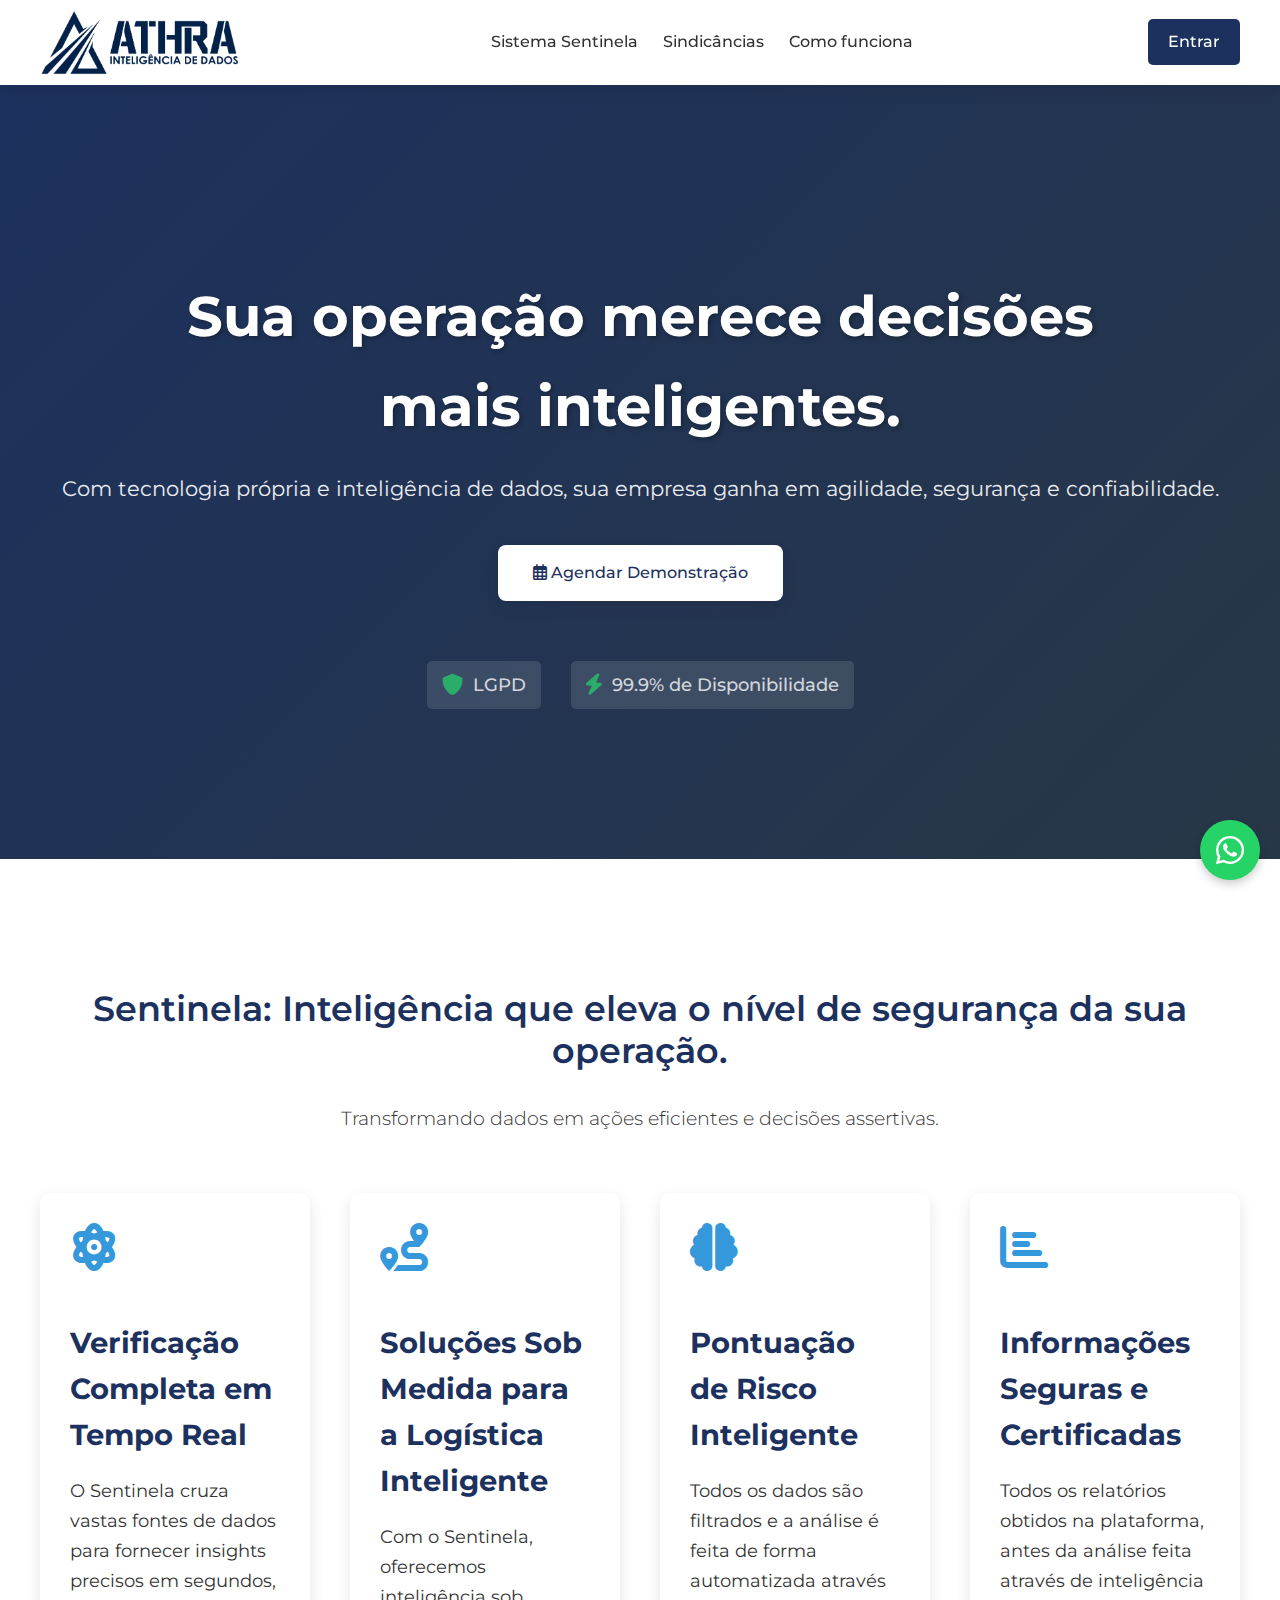
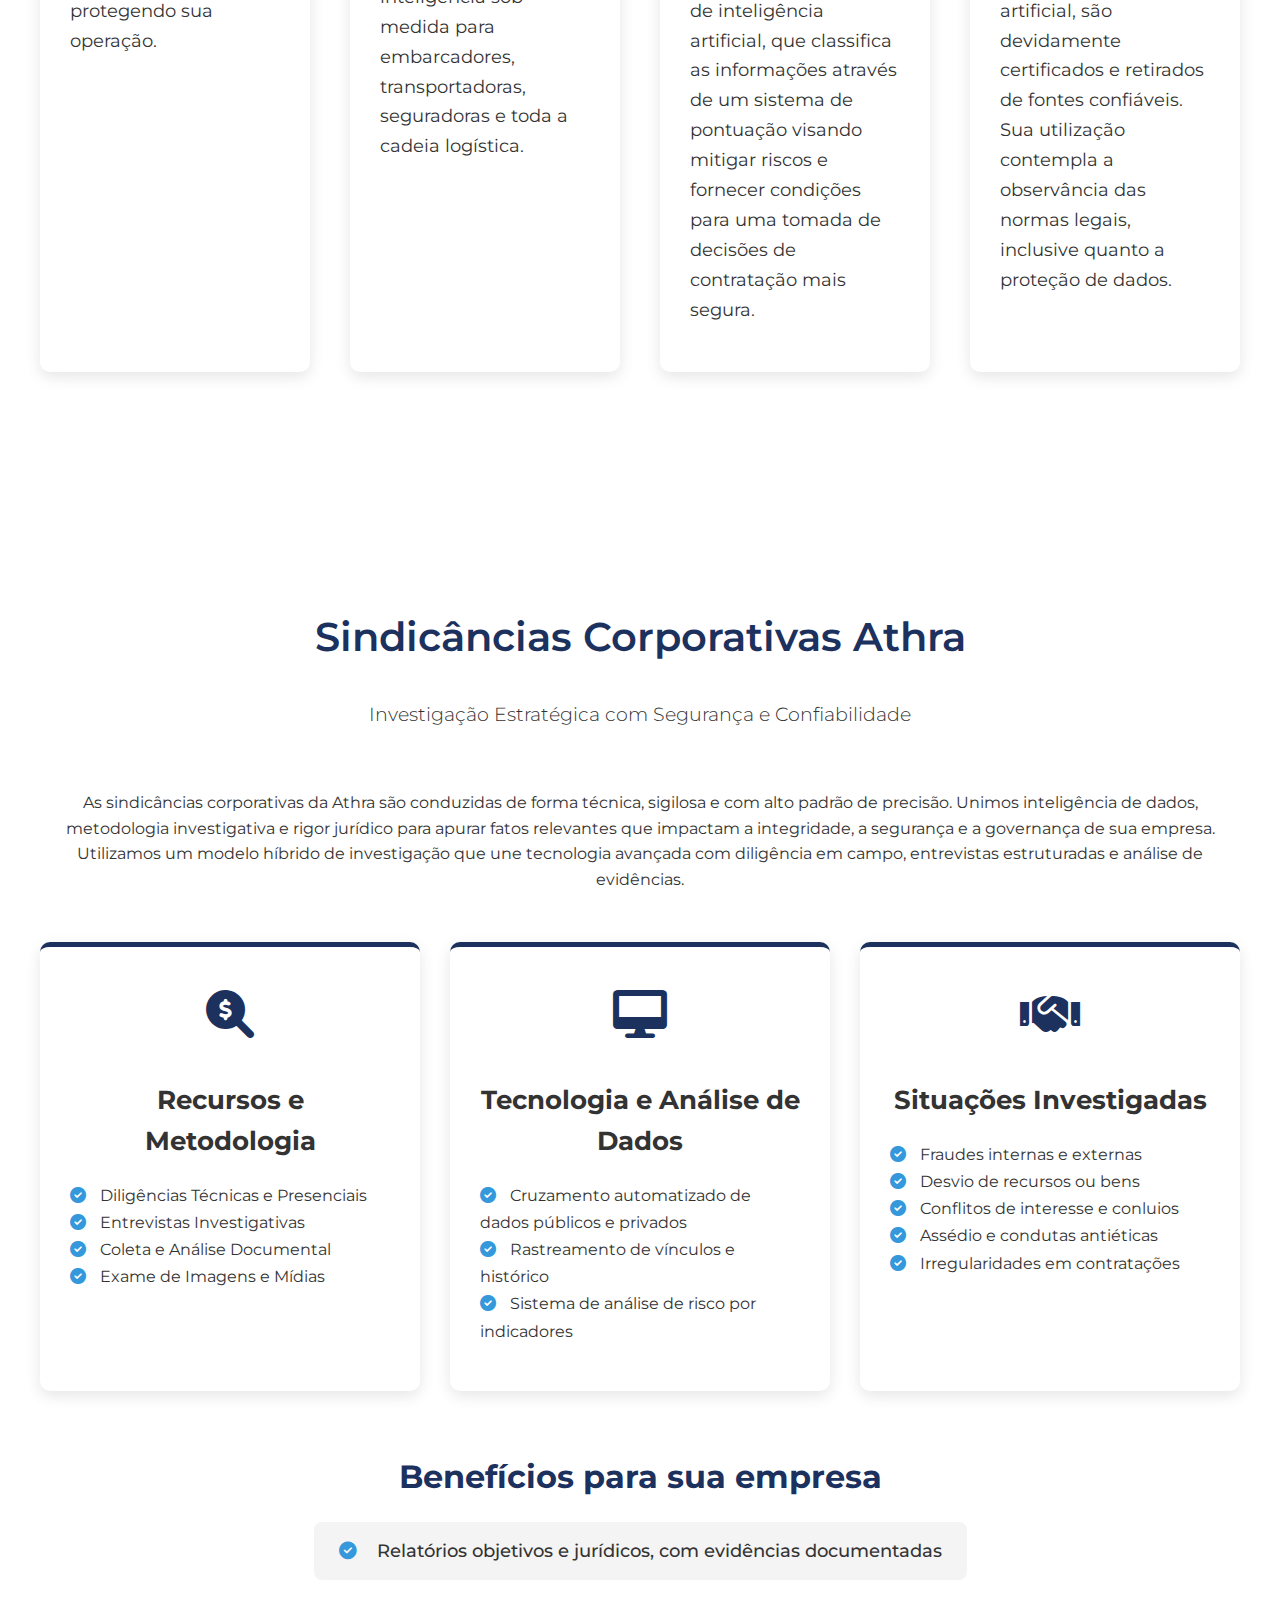
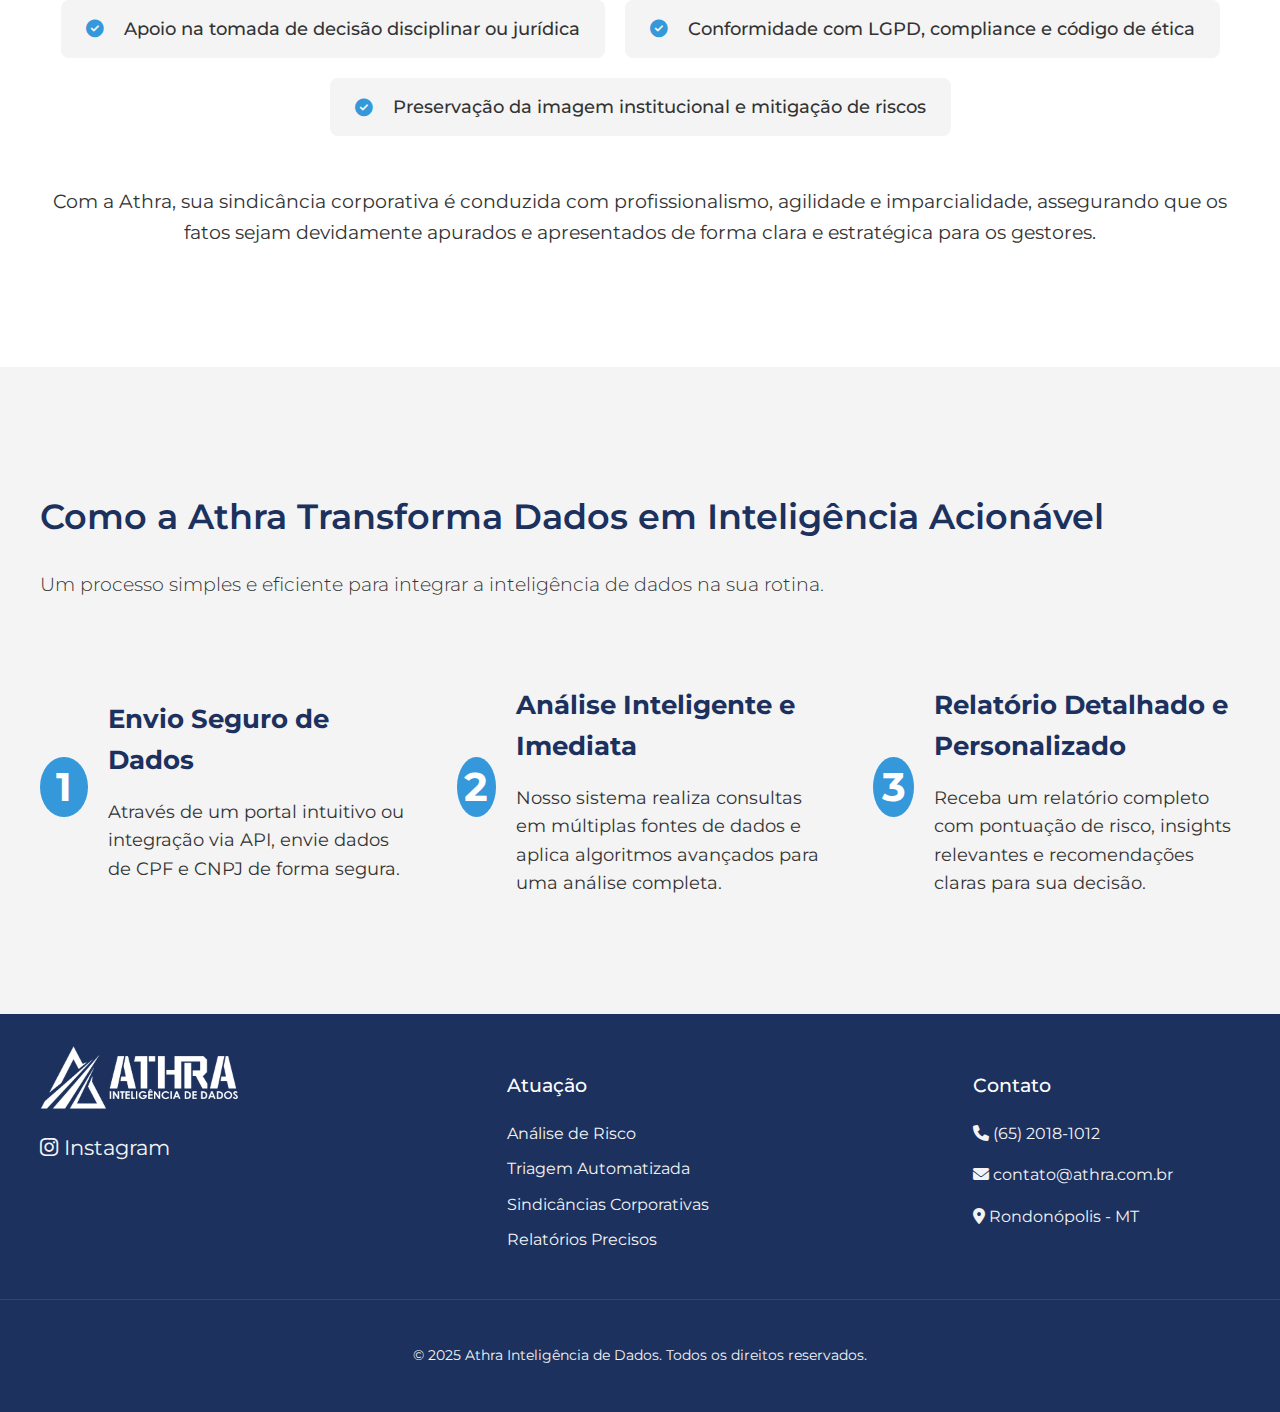
<file: index.html>
<!DOCTYPE html>
<html lang="pt-br">
  <head>
    <meta charset="UTF-8" />
    <meta name="viewport" content="width=device-width, initial-scale=1.0" />
    <title>
      Athra - Inteligência de Dados | Análise de Risco para Transporte
    </title>
    <link
      href="https://fonts.googleapis.com/css2?family=Montserrat:wght@300;400;500;600;700&display=swap"
      rel="stylesheet"
    />
    <link rel="stylesheet" href="index.css" />
    <link
      rel="stylesheet"
      href="https://cdnjs.cloudflare.com/ajax/libs/font-awesome/6.0.0/css/all.min.css"
      integrity="sha512-9usAa10IRO0HhonpyAIVpjrylPvoDwiPUiKdWk5t3PyolY1cOd4DSE0Ga+ri4AuTroPR5aQvXU9xC6qOPnzFeg=="
      crossorigin="anonymous"
      referrerpolicy="no-referrer"
    />
  </head>
  <body>
    <header class="header">
      <div class="container">
        <nav class="navbar">
          <a href="#" class="logo">
            <div style="display: flex; align-items: center; gap: 15px;">
              <img src="static/logo-athra-blue.png" alt="ATHRA - Inteligência de Dados" width="200">
              <div>
                <!--
                <h1>ATHRA</h1>
                <span>Inteligência de Dados</span>
                -->
              </div>
            </div>
            
          </a>
          <ul class="nav-links">
            <li><a href="#analise">Sistema Sentinela</a></li>
            <li><a href="#sindicancias">Sindicâncias</a></li>
            <li><a href="#como-funciona">Como funciona</a></li>
          </ul>
          <a href="https://sentinela.athra.com.br" class="login-btn">Entrar</a>
        </nav>
      </div>
    </header>

    <section class="hero">
      <div class="hero-bg"></div>
      <div class="container hero-content">
        <h1>Sua operação merece decisões<br />mais inteligentes.</h1>
        <p>
          Com tecnologia própria e inteligência de dados, sua empresa ganha em
          agilidade, segurança e confiabilidade.
        </p>
        <div class="cta-buttons">
          <a class="btn btn-primary"
            href="https://api.whatsapp.com/send?phone=556520181012&text=Olá, estou vindo do seu site e gostaria de mais informações sobre a ferramenta."
            target="_blank"
            ><i class="far fa-calendar-alt"></i> Agendar Demonstração</a
          >
          <!-- Temporarily hiding video button until content is ready -->
          <!-- <a href="#" class="btn btn-secondary">
            <i class="fas fa-play"></i> Assistir Vídeo Institucional
          </a> -->
        </div>
        <div class="compliance-badges">
          <span class="badge"
            ><i class="fas fa-shield-alt badge-icon"></i> LGPD</span
          >
          <span class="badge"
            ><i class="fas fa-bolt badge-icon"></i> 99.9% de
            Disponibilidade</span
          >
        </div>
      </div>
    </section>

    <!-- Client section showcasing trusted partners 
    <section class="clients" id="clientes">
      <div class="container">
        <h2 class="section-title">Nossos Clientes</h2>
        <p class="section-subtitle">
          Empresas líderes no mercado confiam em nossa tecnologia.
        </p>
        <div class="clients-grid">
          <div class="client-name alpha">Logística Alpha</div>
          <div class="client-name dinamico">Transporte Dinâmico</div>
          <div class="client-name carga">Carga Express</div>
          <div class="client-name rota">Rota Rápida</div>
          <div class="client-name central">Distribuidora Central</div>
          <div class="client-name global">Global Shipping</div>
        </div>
      </div>
    </section>
    -->
    <section class="section benefits" id="analise">
      <div class="container">
        <h2 class="section-title section-title-single-line">
          Sentinela: Inteligência que eleva o nível de segurança da sua
          operação.
        </h2>
        <p class="section-subtitle">
          Transformando dados em ações eficientes e decisões assertivas.
        </p>
        <div class="analysis-grid">
          <div class="analysis-card">
            <i class="fas fa-atom analysis-icon"></i>
            <h3>Verificação Completa em Tempo Real</h3>
            <p>
              O Sentinela cruza vastas fontes de dados para fornecer insights
              precisos em segundos, protegendo sua operação.
            </p>
          </div>
          <div class="analysis-card">
            <i class="fas fa-route analysis-icon"></i>
            <h3>Soluções Sob Medida para a Logística Inteligente</h3>
            <p>
              Com o Sentinela, oferecemos inteligência sob medida para
              embarcadores, transportadoras, seguradoras e toda a cadeia
              logística.
            </p>
          </div>
          <div class="analysis-card">
            <i class="fas fa-brain analysis-icon"></i>
            <h3>Pontuação de Risco Inteligente</h3>
            <p>
              Todos os dados são filtrados e a análise é feita de forma automatizada através de 
              inteligência artificial, que classifica as informações através de um sistema de 
              pontuação visando mitigar riscos e 
              fornecer condições para uma tomada de decisões de contratação mais segura.
            </p>
          </div>
          
          <div class="analysis-card">
            <i class="fas fa-chart-bar analysis-icon"></i>
            <h3>Informações Seguras e Certificadas </h3>
            <p>
              Todos os relatórios obtidos na plataforma, antes da análise feita através 
              de inteligência artificial,  são devidamente certificados e retirados de 
              fontes confiáveis. Sua utilização contempla a observância das normas legais, 
              inclusive quanto a proteção de dados.
            </p>
          </div>
        </div>
      
      </div>
    </section>
    <!--
    <section class="testimonials" id="depoimentos">
      <div class="container">
        <h2 class="section-title" style="color: var(--secondary-blue)">
          O que Nossos Clientes Dizem
        </h2>
        <p class="section-subtitle" style="color: var(--dark-gray)">
          Empresas líderes do setor confiam na Athra para otimizar suas
          operações e reduzir riscos.
        </p>
        <div class="testimonial-slider">
          <div class="testimonial-card">
            <p class="testimonial-text">
              “Com a Athra, a análise de risco se tornou um processo ágil e
              confiável, impactando diretamente na redução de incidentes.”
            </p>
            <p class="testimonial-author">
              Lucas Silva,
              <span class="testimonial-company"
                >Diretor de Operações - TransForte Logística</span
              >
            </p>
          </div>
          <div class="testimonial-card">
            <p class="testimonial-text">
              “A precisão e a velocidade da análise da Athra nos permitem tomar
              decisões de contratação com muito mais segurança.”
            </p>
            <p class="testimonial-author">
              Mariana Alves,
              <span class="testimonial-company"
                >RH - Rodocentro Transportes</span
              >
            </p>
          </div>
        </div>
      </div>
    </section>
    -->
    <section class="section section-light" id="sindicancias">
      <div class="container">
        <h2 class="section-title">Sindicâncias Corporativas Athra</h2>
        <p class="section-subtitle">
          Investigação Estratégica com Segurança e Confiabilidade
        </p>
        <p>
          As sindicâncias corporativas da Athra são conduzidas de forma técnica,
          sigilosa e com alto padrão de precisão. Unimos inteligência de dados,
          metodologia investigativa e rigor jurídico para apurar fatos
          relevantes que impactam a integridade, a segurança e a governança de
          sua empresa. Utilizamos um modelo híbrido de investigação que une
          tecnologia avançada com diligência em campo, entrevistas estruturadas
          e análise de evidências.
        </p>

        <div class="sindicancia-grid">
          <div class="sindicancia-card">
            <div class="sindicancia-icon">
              <i class="fas fa-search-dollar"></i>
            </div>
            <h3>Recursos e Metodologia</h3>
            <p>
              <i class="fas fa-check-circle check-icon"></i> Diligências
              Técnicas e Presenciais<br />
              <i class="fas fa-check-circle check-icon"></i> Entrevistas
              Investigativas<br />
              <i class="fas fa-check-circle check-icon"></i> Coleta e Análise
              Documental<br />
              <i class="fas fa-check-circle check-icon"></i> Exame de Imagens e
              Mídias<br />
            </p>
          </div>
          <div class="sindicancia-card">
            <div class="sindicancia-icon"><i class="fas fa-desktop"></i></div>
            <h3>Tecnologia e Análise de Dados</h3>
            <p>
              <i class="fas fa-check-circle check-icon"></i> Cruzamento
              automatizado de dados públicos e privados<br />
              <i class="fas fa-check-circle check-icon"></i> Rastreamento de
              vínculos e histórico<br />
              <i class="fas fa-check-circle check-icon"></i> Sistema de análise
              de risco por indicadores<br />
            </p>
          </div>
          <div class="sindicancia-card">
            <div class="sindicancia-icon"><i class="fas fa-handshake"></i></div>
            <h3>Situações Investigadas</h3>
            <p>
              <i class="fas fa-check-circle check-icon"></i> Fraudes internas e
              externas<br />
              <i class="fas fa-check-circle check-icon"></i> Desvio de recursos
              ou bens<br />
              <i class="fas fa-check-circle check-icon"></i> Conflitos de
              interesse e conluios<br />
              <i class="fas fa-check-circle check-icon"></i> Assédio e condutas
              antiéticas<br />
              <i class="fas fa-check-circle check-icon"></i> Irregularidades em
              contratações<br />
            </p>
          </div>
        </div>

        <div class="sindicancia-benefits">
          <h3>Benefícios para sua empresa</h3>
          <ul>
            <li>
              <i class="fas fa-check-circle check-icon"></i> Relatórios
              objetivos e jurídicos, com evidências documentadas
            </li>
            <li>
              <i class="fas fa-check-circle check-icon"></i> Apoio na tomada de
              decisão disciplinar ou jurídica
            </li>
            <li>
              <i class="fas fa-check-circle check-icon"></i> Conformidade com
              LGPD, compliance e código de ética
            </li>
            <li>
              <i class="fas fa-check-circle check-icon"></i> Preservação da
              imagem institucional e mitigação de riscos
            </li>
          </ul>
        </div>

        <div class="sindicancia-text-final">
          <p>
            Com a Athra, sua sindicância corporativa é conduzida com
            profissionalismo, agilidade e imparcialidade, assegurando que os
            fatos sejam devidamente apurados e apresentados de forma clara e
            estratégica para os gestores.
          </p>
        </div>
      </div>
    </section>

    <section class="how-it-works" id="como-funciona">
      <div class="container">
        <h2 class="section-title section-title-single-line">
          Como a Athra Transforma Dados em Inteligência Acionável
        </h2>
        <p class="section-subtitle">
          Um processo simples e eficiente para integrar a inteligência de dados
          na sua rotina.
        </p>
        <div class="how-it-works-grid">
          <div class="step-card">
            <div class="step-number">1</div>
            <div class="step-info">
              <h3>Envio Seguro de Dados</h3>
              <p>
                Através de um portal intuitivo ou integração via API, envie
                dados de CPF e CNPJ de forma segura.
              </p>
            </div>
          </div>
          <div class="step-card">
            <div class="step-number">2</div>
            <div class="step-info">
              <h3>Análise Inteligente e Imediata</h3>
              <p>
                Nosso sistema realiza consultas em múltiplas fontes de dados e
                aplica algoritmos avançados para uma análise completa.
              </p>
            </div>
          </div>
          <div class="step-card">
            <div class="step-number">3</div>
            <div class="step-info">
              <h3>Relatório Detalhado e Personalizado</h3>
              <p>
                Receba um relatório completo com pontuação de risco, insights
                relevantes e recomendações claras para sua decisão.
              </p>
            </div>
          </div>
        </div>
      </div>
    </section>

    <footer class="footer">
      <div class="container footer-grid">
        <div>
          <a href="/" class="footer-logo">
            <div style="display: flex; align-items: center; gap: 15px;">
              <img src="static/logo-athra-site-white.png" alt="ATHRA - Inteligência de Dados" width="200">
              <!--
              <p style="margin: 0; font-size: 1em; line-height: 1.2; text-align: left;">
                Athra  <br />Inteligência de Dados
              </p>
              -->
            </div></a>
        
          <div
            class="social-icons"
            style="text-align: left; margin-top: 15px"
          >
            <a href="https://www.instagram.com/athraoficial" target="_blank"><i class="fab fa-instagram"></i> Instagram</a>
          </div>
        </div>
        <div>
          <h4>Atuação</h4>
          <ul>
            <li><a href="/">Análise de Risco</a></li>
            <li><a href="/">Triagem Automatizada</a></li>
            <li><a href="/">Sindicâncias Corporativas</a></li>
            <li><a href="/">Relatórios Precisos</a></li>
          </ul>
        </div>
        <!--
        <div>
          <h4>Recursos</h4>
          <ul>
            <li><a href="#">API para Integração</a></li>
            <li><a href="#">Estudos de Caso</a></li>
            <li><a href="#">Blog</a></li>
            <li><a href="#">Preços</a></li>
          </ul>
        </div>
        -->
        <div class="footer-contact">
          <h4>Contato</h4>
          <p><i class="fas fa-phone"></i> (65) 2018-1012</p>
          <p><i class="fas fa-envelope"></i> contato@athra.com.br</p>
          <p><i class="fas fa-map-marker-alt"></i> Rondonópolis - MT</p>
        </div>
      </div>
      <div class="footer-bottom">
        <p>
          &copy; 2025 Athra Inteligência de Dados. Todos os direitos reservados.
        </p>
      </div>
    </footer>

    <a
      href="https://api.whatsapp.com/send?phone=556520181012&text=Olá, estou vindo do seu site e gostaria de mais informações sobre a ferramenta."
      class="whatsapp-button"
      target="_blank"
    >
      <i class="fab fa-whatsapp"></i>
    </a>
  </body>
</html>
</file>
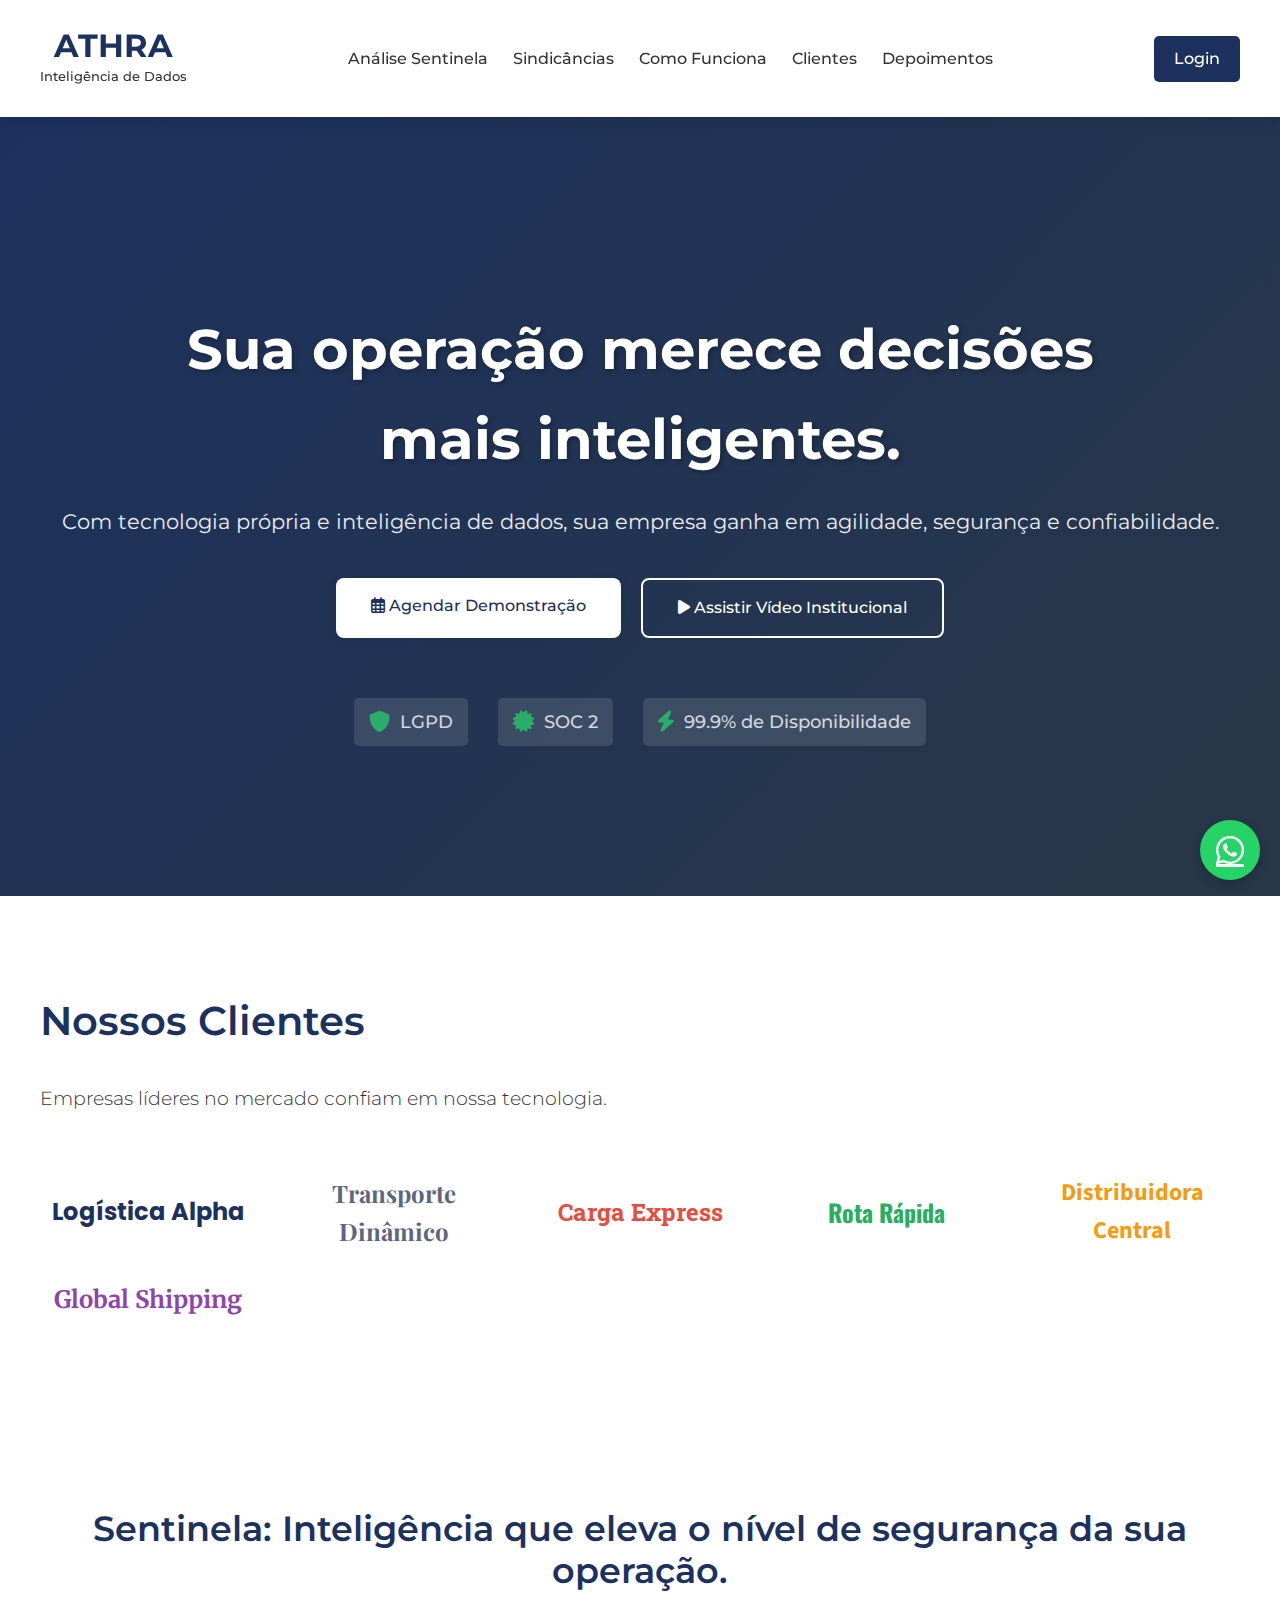
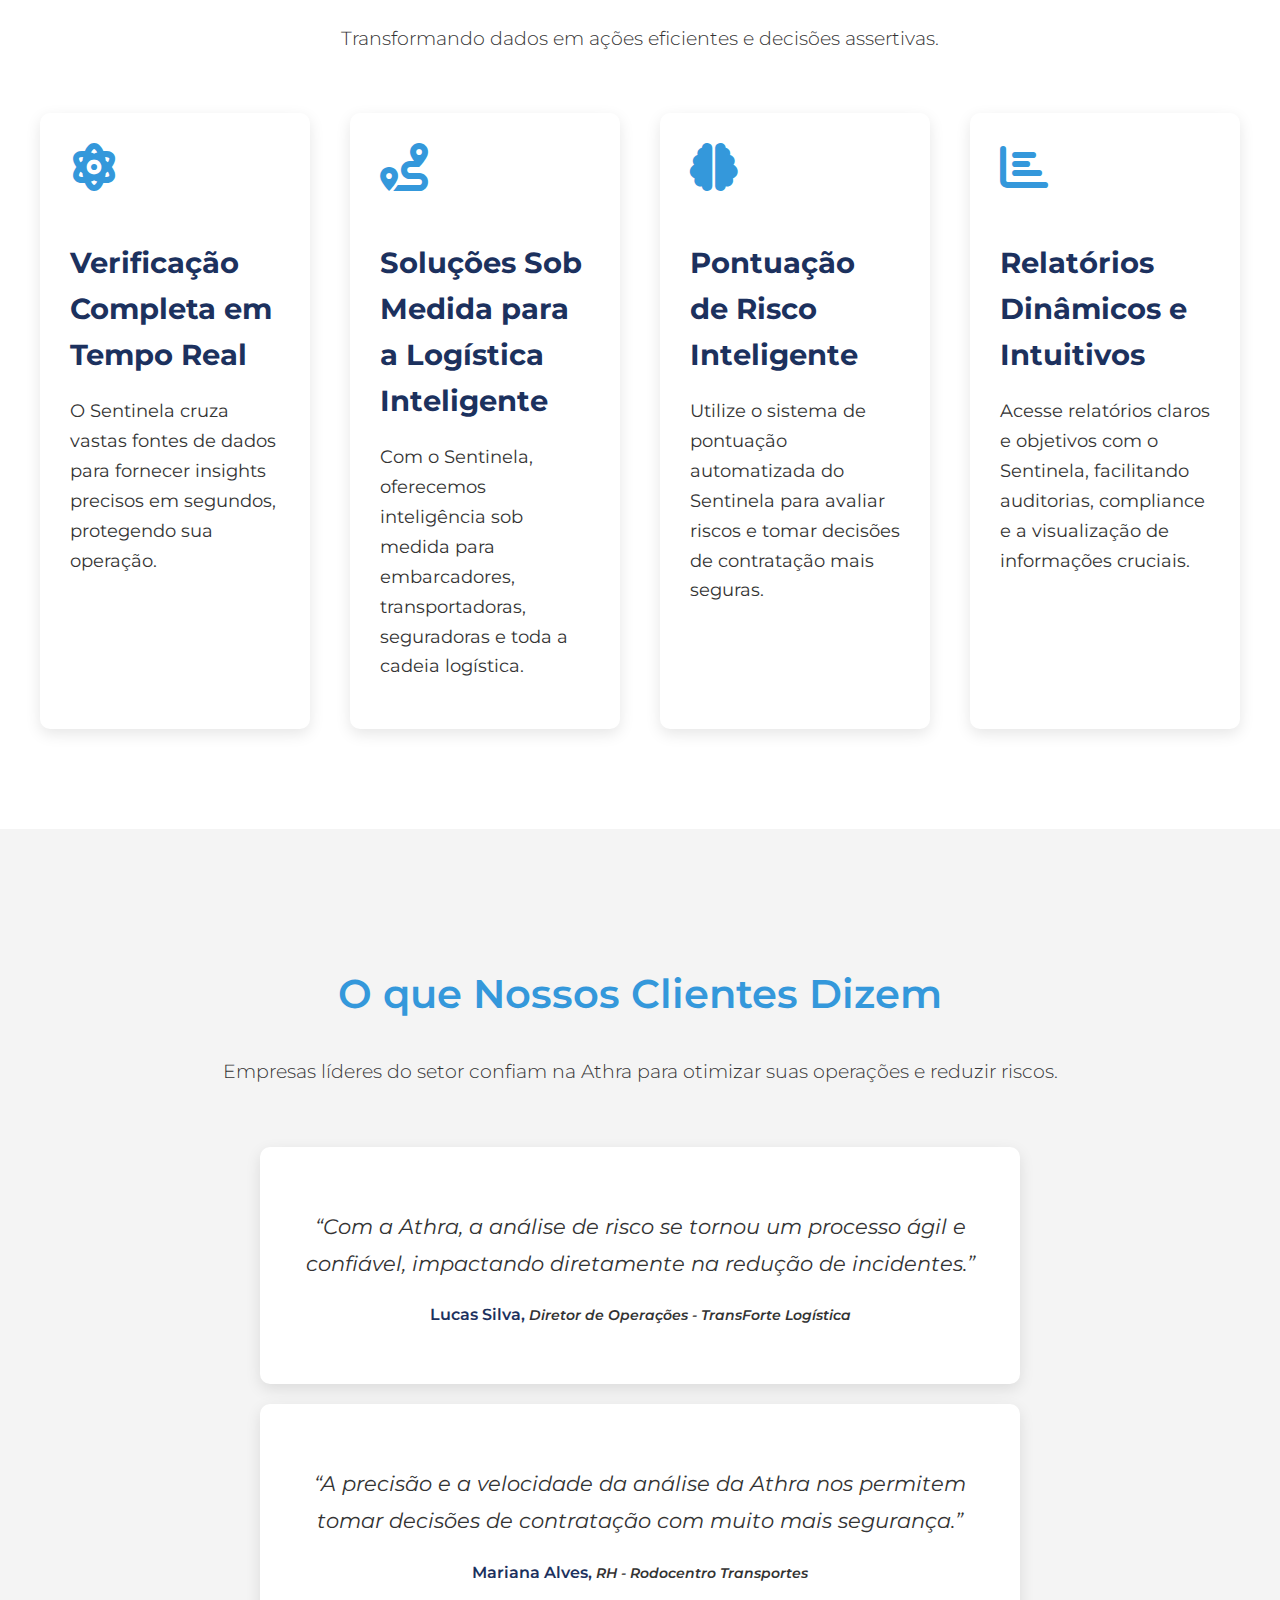
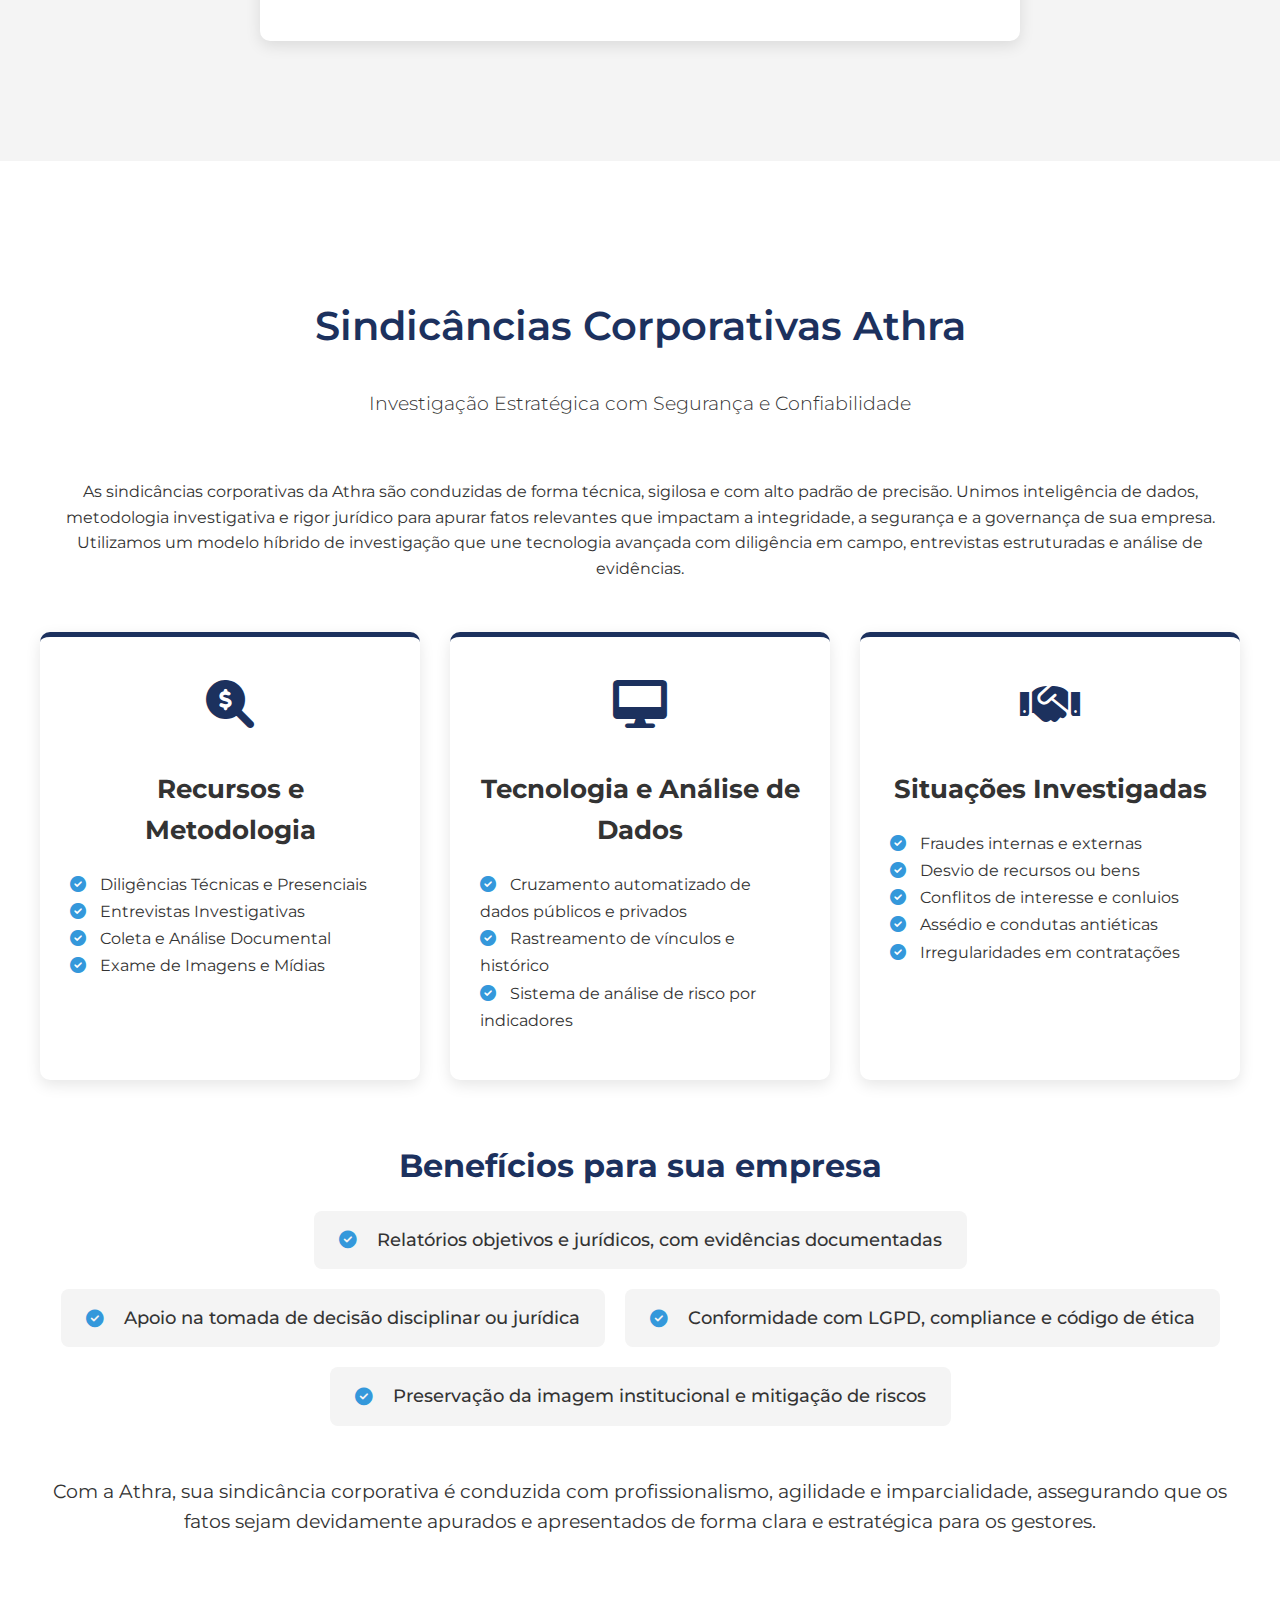
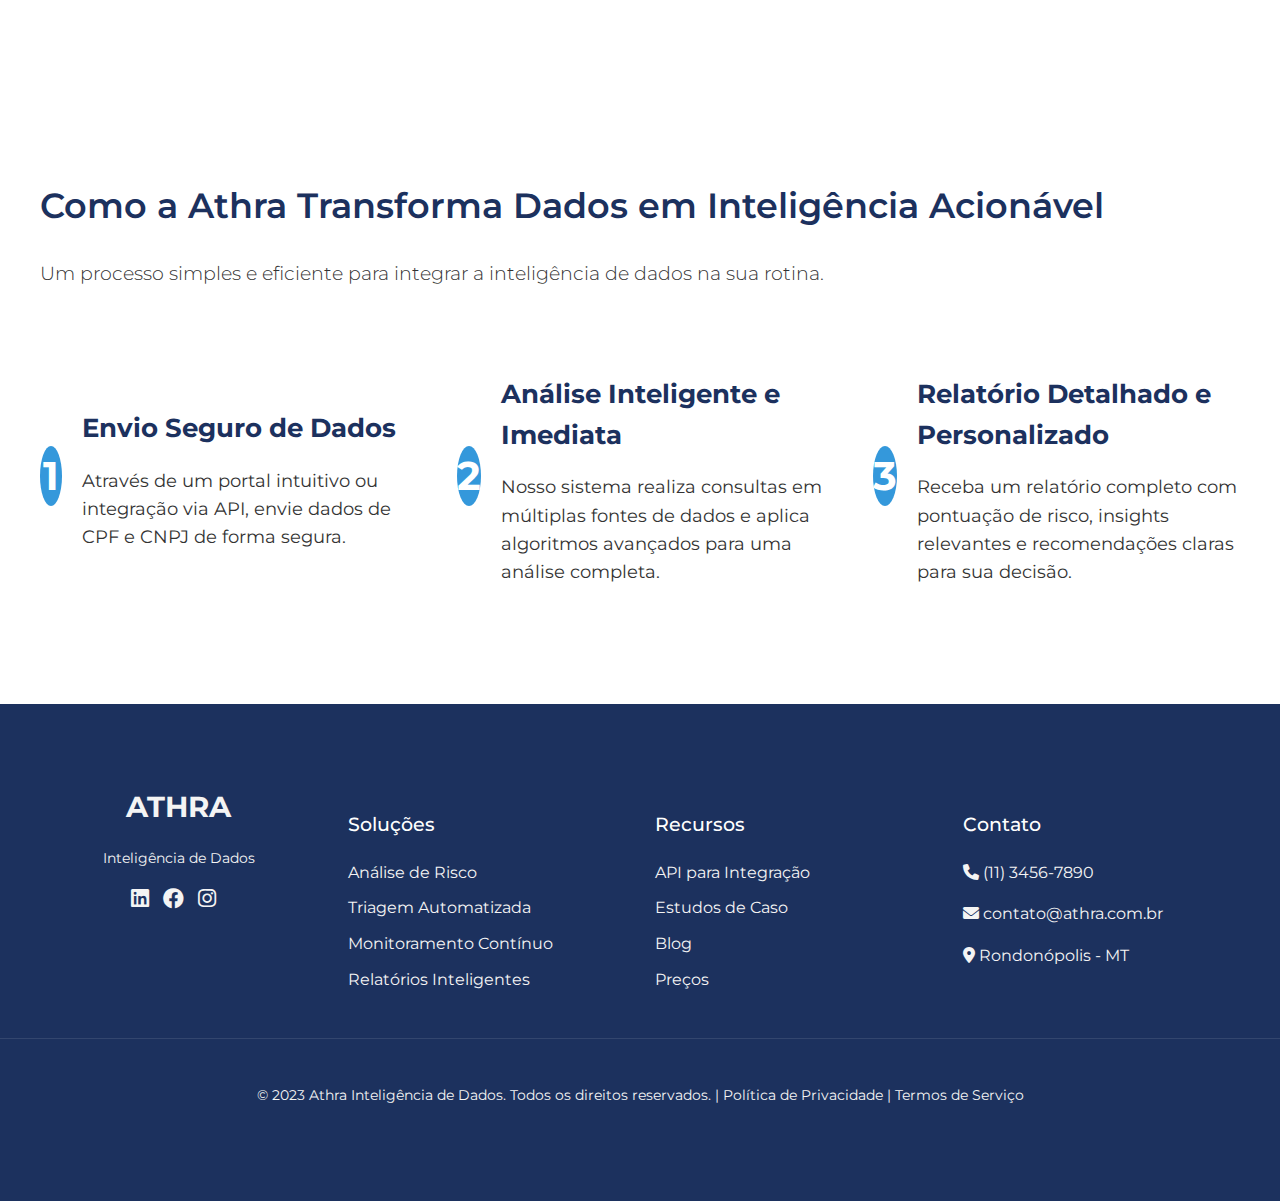
<file: athra-final.html.html>
<!DOCTYPE html>
<html lang="pt-br">
<head>
    <meta charset="UTF-8">
    <meta name="viewport" content="width=device-width, initial-scale=1.0">
    <title>Athra - Inteligência de Dados | Análise de Risco para Transporte</title>
    <link href="https://fonts.googleapis.com/css2?family=Montserrat:wght@300;400;500;600;700&display=swap" rel="stylesheet">
    <style>
        @import url('https://fonts.googleapis.com/css2?family=Poppins:wght@700&family=Playfair+Display:wght@700&family=Roboto+Slab:wght@700&family=Oswald:wght@700&family=Source+Sans+Pro:wght@700&family=Merriweather:wght@700&display=swap');

        :root {
            --primary-blue: #1C315E; /* Azul escuro, quase marinho */
            --secondary-blue: #3498db; /* Azul vibrante para destaques */
            --dark-gray: #333;
            --light-gray: #f4f4f4;
            --white: #fff;
            --box-shadow: 0 5px 15px rgba(0, 0, 0, 0.1);
            --transition: all 0.3s ease-in-out;
        }

        body {
            font-family: 'Montserrat', sans-serif;
            margin: 0;
            padding: 0;
            background-color: var(--white);
            color: var(--dark-gray);
            line-height: 1.6;
            overflow-x: hidden;
        }

        .container {
            max-width: 1200px;
            margin: 0 auto;
            padding: 0 20px;
        }

        /* --- Header --- */
        .header {
            background-color: var(--white);
            padding: 30px 0;
            box-shadow: var(--box-shadow);
            position: sticky;
            top: 0;
            z-index: 100;
        }

        .navbar {
            display: flex;
            justify-content: space-between;
            align-items: center;
        }

        .logo {
            display: flex;
            flex-direction: column;
            text-align: left;
            text-decoration: none;
            color: var(--primary-blue);
            align-items: center; /* Centraliza horizontalmente o texto */
        }
        
        .logo h1 {
            font-size: 2em;
            font-weight: 700;
            margin: 0;
            line-height: 1; /* Garante que não haja excesso de espaço acima */
        }

        .logo span {
            font-size: 0.8em;
            font-weight: 500;
            color: var(--dark-gray);
            margin-top: 5px; /* Reduz o espaço entre os dois textos */
        }


        .nav-links {
            list-style: none;
            padding: 0;
            margin: 0;
            display: flex;
            gap: 25px;
        }

        .nav-links a {
            color: var(--dark-gray);
            text-decoration: none;
            font-weight: 500;
            transition: color 0.3s ease;
        }

        .nav-links a:hover {
            color: var(--primary-blue);
        }

        .login-btn {
            padding: 10px 20px;
            background-color: var(--primary-blue);
            color: var(--white);
            text-decoration: none;
            border-radius: 5px;
            font-weight: 500;
            transition: var(--transition);
        }
        
        .login-btn:hover {
            background-color: var(--secondary-blue);
        }

        /* --- Hero Section --- */
        .hero {
            background: linear-gradient(135deg, var(--primary-blue) 0%, #283747 100%);
            color: var(--white);
            padding: 150px 0;
            text-align: center;
            position: relative;
            overflow: hidden;
        }

        .hero-content {
            position: relative;
            z-index: 1;
        }

        .hero h1 {
            font-size: 3.5em;
            font-weight: 700;
            margin-bottom: 20px;
            text-shadow: 2px 2px 5px rgba(0, 0, 0, 0.3);
        }

        .hero p {
            font-size: 1.3em;
            font-weight: 400;
            margin-bottom: 40px;
            opacity: 0.9;
        }

        .cta-buttons {
            display: flex;
            justify-content: center;
            gap: 20px;
        }

        .btn {
            padding: 15px 35px;
            border-radius: 8px;
            text-decoration: none;
            font-weight: 500;
            transition: var(--transition);
            border: none;
            cursor: pointer;
        }

        .btn-primary {
            background-color: var(--white);
            color: var(--primary-blue);
            box-shadow: 0 7px 14px rgba(50, 50, 93, 0.1), 0 3px 6px rgba(0, 0, 0, 0.08);
        }

        .btn-primary:hover {
            background-color: var(--light-gray);
            transform: translateY(-2px);
        }

        .btn-secondary {
            background-color: transparent;
            color: var(--white);
            border: 2px solid var(--white);
        }

        .btn-secondary:hover {
            background-color: rgba(255, 255, 255, 0.1);
            transform: translateY(-2px);
        }

        .compliance-badges {
            margin-top: 60px;
            display: flex;
            justify-content: center;
            gap: 30px;
            font-size: 1.1em;
            font-weight: 500;
            opacity: 0.8;
        }

        .badge {
            display: flex;
            align-items: center;
            gap: 10px;
            background-color: rgba(255, 255, 255, 0.15);
            padding: 10px 15px;
            border-radius: 5px;
        }

        .badge-icon {
            color: #2ecc71;
            font-size: 1.2em;
        }

        .hero-bg {
            position: absolute;
            top: 0;
            left: 0;
            width: 100%;
            height: 100%;
            background: url('https://images.unsplash.com/photo-1550439062-609e1531270e?crop=entropy&cs=tinysrgb&fit=max&fm=jpg&ixid=M3w1MDkyNXwwfDF8c2VhcmNofDEwfHx0ZWNobm9sb2d5fGVufDB8fHx8fDE3MDI0NjQyNDB8MA&ixlib=rb-4.0.3&q=80&w=2000') center no-repeat;
            background-size: cover;
            opacity: 0.2;
            animation: zoomInOut 10s infinite alternate;
        }

        @keyframes zoomInOut {
            0% { transform: scale(1); }
            100% { transform: scale(1.1); }
        }

        /* --- Seções Gerais --- */
        .section {
            padding: 100px 0;
            text-align: center;
        }
        
        .section-light {
            background-color: var(--white);
        }
        
        .section-dark {
            background-color: var(--light-gray);
        }

        .section-title {
            font-size: 2.5em;
            font-weight: 600;
            color: var(--primary-blue);
            margin-bottom: 30px;
        }
        
        .section-title-single-line {
            font-size: 2.2em;
            line-height: 1.2;
        }

        .section-subtitle {
            font-size: 1.2em;
            color: var(--dark-gray);
            margin-bottom: 60px;
            font-weight: 300;
        }

        /* --- Nossos Clientes (Nova Versão em Texto) --- */
        .clients {
            padding: 60px 0;
            background-color: var(--white);
        }

        .clients-grid {
            display: grid;
            grid-template-columns: repeat(auto-fit, minmax(180px, 1fr));
            gap: 30px;
            align-items: center;
            justify-items: center;
        }
        
        .client-name {
            font-size: 1.5em;
            font-weight: 700;
            text-align: center;
            transition: all 0.3s ease;
            cursor: pointer;
        }
        
        .client-name:hover {
            transform: scale(1.05);
            opacity: 0.8;
        }

        .client-name.alpha {
            font-family: 'Poppins', sans-serif;
            color: var(--primary-blue);
        }
        .client-name.dinamico {
            font-family: 'Playfair Display', serif;
            color: #5C677D; /* Um cinza azulado */
        }
        .client-name.carga {
            font-family: 'Roboto Slab', serif;
            color: #E74C3C; /* Vermelho */
        }
        .client-name.rota {
            font-family: 'Oswald', sans-serif;
            color: #27AE60; /* Verde esmeralda */
        }
        .client-name.central {
            font-family: 'Source Sans Pro', sans-serif;
            color: #F39C12; /* Amarelo */
        }
        .client-name.global {
            font-family: 'Merriweather', serif;
            color: #8E44AD; /* Roxo */
        }

        /* --- Análise Sentinela (antigos Benefícios) --- */
        .analysis-grid {
            display: grid;
            grid-template-columns: repeat(4, 1fr);
            gap: 40px;
            margin-top: 40px;
        }

        .analysis-card {
            background-color: var(--white);
            padding: 30px;
            border-radius: 10px;
            box-shadow: var(--box-shadow);
            text-align: left;
            transition: var(--transition);
        }

        .analysis-card:hover {
            transform: translateY(-5px);
            box-shadow: 0 10px 20px rgba(0, 0, 0, 0.15);
        }

        .analysis-icon {
            font-size: 3em;
            color: var(--secondary-blue);
            margin-bottom: 20px;
        }

        .analysis-card h3 {
            font-size: 1.8em;
            color: var(--primary-blue);
            margin-bottom: 10px;
        }

        .analysis-card p {
            font-size: 1.1em;
            line-height: 1.7;
        }

        /* --- Depoimentos --- */
        .testimonials {
            background-color: var(--light-gray);
            padding: 100px 0;
            text-align: center;
        }

        .testimonial-slider {
            max-width: 800px;
            margin: 0 auto;
        }

        .testimonial-card {
            background-color: var(--white);
            padding: 40px;
            border-radius: 10px;
            box-shadow: var(--box-shadow);
            margin: 20px;
        }

        .testimonial-text {
            font-size: 1.3em;
            font-style: italic;
            color: var(--dark-gray);
            line-height: 1.8;
            margin-bottom: 20px;
        }

        .testimonial-author {
            font-size: 1em;
            font-weight: 600;
            color: var(--primary-blue);
        }

        .testimonial-company {
            font-size: 0.9em;
            color: var(--dark-gray);
            font-style: italic;
        }
        
        /* --- Sindicâncias --- */
        .sindicancia-grid {
            display: grid;
            grid-template-columns: repeat(auto-fit, minmax(300px, 1fr));
            gap: 30px;
            margin-top: 50px;
            text-align: left;
        }

        .sindicancia-card {
            background-color: var(--white);
            padding: 30px;
            border-radius: 10px;
            box-shadow: var(--box-shadow);
            transition: var(--transition);
            border-top: 5px solid var(--primary-blue);
        }
        
        .sindicancia-card:hover {
            transform: translateY(-5px);
            box-shadow: 0 10px 20px rgba(0, 0, 0, 0.15);
        }
        
        .sindicancia-icon {
            font-size: 3em;
            color: var(--primary-blue);
            margin-bottom: 20px;
            text-align: center;
        }
        
        .sindicancia-card h3 {
            font-size: 1.6em;
            color: var(--dark-gray);
            margin-bottom: 20px;
            text-align: center;
        }
        
        .sindicancia-card p {
            font-size: 1em;
            line-height: 1.7;
        }
        
        .check-icon {
            color: var(--secondary-blue);
            margin-right: 10px;
        }

        .sindicancia-benefits {
            margin-top: 60px;
            text-align: left;
        }
        
        .sindicancia-benefits h3 {
            font-size: 2em;
            color: var(--primary-blue);
            margin-bottom: 20px;
            text-align: center;
        }

        .sindicancia-benefits ul {
            list-style: none;
            padding: 0;
            display: flex;
            flex-wrap: wrap;
            justify-content: center;
            gap: 20px;
        }

        .sindicancia-benefits li {
            background-color: var(--light-gray);
            padding: 15px 25px;
            border-radius: 8px;
            font-size: 1.1em;
            color: var(--dark-gray);
            font-weight: 500;
            display: flex;
            align-items: center;
            gap: 10px;
        }
        
        .sindicancia-text-final {
            margin-top: 50px;
            text-align: center;
            font-size: 1.2em;
            font-weight: 400;
            color: var(--dark-gray);
        }

        /* --- Como Funciona --- */
        .how-it-works {
            background-color: var(--white);
            padding: 100px 0;
        }

        .how-it-works-grid {
            display: grid;
            grid-template-columns: repeat(auto-fit, minmax(280px, 1fr));
            gap: 50px;
            margin-top: 50px;
            text-align: left;
        }

        .step-card {
            display: flex;
            align-items: center;
            gap: 20px;
        }

        .step-number {
            font-size: 2.5em;
            font-weight: 700;
            color: var(--white);
            background-color: var(--secondary-blue);
            border-radius: 50%;
            width: 60px;
            height: 60px;
            line-height: 60px;
            text-align: center;
        }

        .step-info h3 {
            font-size: 1.6em;
            color: var(--primary-blue);
            margin-bottom: 10px;
        }

        .step-info p {
            font-size: 1.1em;
            color: var(--dark-gray);
        }

        /* --- Footer --- */
        .footer {
            background-color: var(--primary-blue);
            color: var(--light-gray);
            padding: 80px 0;
            text-align: left;
        }

        .footer-grid {
            display: grid;
            grid-template-columns: repeat(auto-fit, minmax(200px, 1fr));
            gap: 30px;
        }

        .footer-logo {
            font-size: 1.8em;
            font-weight: 700;
            color: var(--white);
            margin-bottom: 20px;
            display: block;
            text-align: center;
        }
        
        .footer-text-center {
            text-align: center;
        }

        .footer-logo p {
            margin: 0;
            font-size: 0.9em;
            line-height: 1.2;
            margin-top: 5px;
        }


        .footer h4 {
            font-size: 1.2em;
            font-weight: 500;
            color: var(--white);
            margin-bottom: 20px;
        }

        .footer ul {
            list-style: none;
            padding: 0;
        }

        .footer ul li {
            margin-bottom: 10px;
        }

        .footer a {
            color: var(--light-gray);
            text-decoration: none;
            transition: color 0.3s ease;
        }

        .footer a:hover {
            color: var(--secondary-blue);
        }

        .footer-contact p {
            margin-bottom: 10px;
        }

        .social-icons a {
            display: inline-block;
            margin-right: 10px;
            font-size: 1.3em;
            color: var(--light-gray);
            transition: color 0.3s ease;
        }

        .social-icons a:hover {
            color: var(--secondary-blue);
        }

        .footer-bottom {
            text-align: center;
            padding-top: 30px;
            border-top: 1px solid rgba(255, 255, 255, 0.1);
            margin-top: 30px;
            font-size: 0.9em;
        }

        /* Botão do WhatsApp */
        .whatsapp-button {
            position: fixed;
            bottom: 20px;
            right: 20px;
            background-color: #25d366;
            color: white;
            width: 60px;
            height: 60px;
            border-radius: 50%;
            display: flex;
            align-items: center;
            justify-content: center;
            font-size: 2em;
            box-shadow: 0 4px 10px rgba(0, 0, 0, 0.2);
            z-index: 1000;
            transition: transform 0.3s ease;
        }

        .whatsapp-button:hover {
            transform: scale(1.1);
        }

        /* Media Queries para responsividade */
        @media (max-width: 992px) {
            .nav-links {
                display: none;
            }
            .navbar {
                justify-content: space-between;
            }
            .hero {
                padding: 100px 0;
            }

            .hero h1 {
                font-size: 2.8em;
            }

            .cta-buttons {
                flex-direction: column;
                align-items: center;
            }

            .compliance-badges {
                flex-direction: column;
                align-items: center;
            }

            .analysis-grid, .how-it-works-grid, .footer-grid, .sindicancia-grid {
                grid-template-columns: 1fr;
            }

            .step-card {
                flex-direction: column;
                text-align: center;
            }

            .step-info {
                text-align: center;
            }
        }
        
        @media (min-width: 769px) and (max-width: 1200px) {
            .analysis-grid {
                grid-template-columns: repeat(2, 1fr);
            }
        }
        
        @media (min-width: 1201px) {
            .analysis-grid {
                grid-template-columns: repeat(4, 1fr);
            }
        }
    </style>
    <link rel="stylesheet" href="https://cdnjs.cloudflare.com/ajax/libs/font-awesome/6.0.0/css/all.min.css" integrity="sha512-9usAa10IRO0HhonpyAIVpjrylPvoDwiPUiKdWk5t3PyolY1cOd4DSE0Ga+ri4AuTroPR5aQvXU9xC6qOPnzFeg==" crossorigin="anonymous" referrerpolicy="no-referrer" />
</head>
<body>

    <header class="header">
        <div class="container">
            <nav class="navbar">
                <a href="#" class="logo">
                    <h1>ATHRA</h1>
                    <span>Inteligência de Dados</span>
                </a>
                <ul class="nav-links">
                    <li><a href="#analise">Análise Sentinela</a></li>
                    <li><a href="#sindicancias">Sindicâncias</a></li>
                    <li><a href="#como-funciona">Como Funciona</a></li>
                    <li><a href="#clientes">Clientes</a></li>
                    <li><a href="#depoimentos">Depoimentos</a></li>
                </ul>
                <a href="#" class="login-btn">Login</a>
            </nav>
        </div>
    </header>

    <section class="hero">
        <div class="hero-bg"></div>
        <div class="container hero-content">
            <h1>Sua operação merece decisões<br>mais inteligentes.</h1>
            <p>Com tecnologia própria e inteligência de dados, sua empresa ganha em agilidade, segurança e confiabilidade.</p>
            <div class="cta-buttons">
                <a href="#" class="btn btn-primary"><i class="far fa-calendar-alt"></i> Agendar Demonstração</a>
                <a href="#" class="btn btn-secondary"><i class="fas fa-play"></i> Assistir Vídeo Institucional</a>
            </div>
            <div class="compliance-badges">
                <span class="badge"><i class="fas fa-shield-alt badge-icon"></i> LGPD</span>
                <span class="badge"><i class="fas fa-certificate badge-icon"></i> SOC 2</span>
                <span class="badge"><i class="fas fa-bolt badge-icon"></i> 99.9% de Disponibilidade</span>
            </div>
        </div>
    </section>

    <section class="clients" id="clientes">
        <div class="container">
            <h2 class="section-title">Nossos Clientes</h2>
            <p class="section-subtitle">Empresas líderes no mercado confiam em nossa tecnologia.</p>
            <div class="clients-grid">
                <div class="client-name alpha">Logística Alpha</div>
                <div class="client-name dinamico">Transporte Dinâmico</div>
                <div class="client-name carga">Carga Express</div>
                <div class="client-name rota">Rota Rápida</div>
                <div class="client-name central">Distribuidora Central</div>
                <div class="client-name global">Global Shipping</div>
            </div>
        </div>
    </section>

    <section class="section benefits" id="analise">
        <div class="container">
            <h2 class="section-title section-title-single-line">Sentinela: Inteligência que eleva o nível de segurança da sua operação.</h2>
            <p class="section-subtitle">Transformando dados em ações eficientes e decisões assertivas.</p>
            <div class="analysis-grid">
                <div class="analysis-card">
                    <i class="fas fa-atom analysis-icon"></i>
                    <h3>Verificação Completa em Tempo Real</h3>
                    <p>O Sentinela cruza vastas fontes de dados para fornecer insights precisos em segundos, protegendo sua operação.</p>
                </div>
                <div class="analysis-card">
                    <i class="fas fa-route analysis-icon"></i>
                    <h3>Soluções Sob Medida para a Logística Inteligente</h3>
                    <p>Com o Sentinela, oferecemos inteligência sob medida para embarcadores, transportadoras, seguradoras e toda a cadeia logística.</p>
                </div>
                <div class="analysis-card">
                    <i class="fas fa-brain analysis-icon"></i>
                    <h3>Pontuação de Risco Inteligente</h3>
                    <p>Utilize o sistema de pontuação automatizada do Sentinela para avaliar riscos e tomar decisões de contratação mais seguras.</p>
                </div>
                <div class="analysis-card">
                    <i class="fas fa-chart-bar analysis-icon"></i>
                    <h3>Relatórios Dinâmicos e Intuitivos</h3>
                    <p>Acesse relatórios claros e objetivos com o Sentinela, facilitando auditorias, compliance e a visualização de informações cruciais.</p>
                </div>
            </div>
        </div>
    </section>

    <section class="testimonials" id="depoimentos">
        <div class="container">
            <h2 class="section-title" style="color: var(--secondary-blue);">O que Nossos Clientes Dizem</h2>
            <p class="section-subtitle" style="color: var(--dark-gray);">Empresas líderes do setor confiam na Athra para otimizar suas operações e reduzir riscos.</p>
            <div class="testimonial-slider">
                <div class="testimonial-card">
                    <p class="testimonial-text">“Com a Athra, a análise de risco se tornou um processo ágil e confiável, impactando diretamente na redução de incidentes.”</p>
                    <p class="testimonial-author">Lucas Silva, <span class="testimonial-company">Diretor de Operações - TransForte Logística</span></p>
                </div>
                <div class="testimonial-card">
                    <p class="testimonial-text">“A precisão e a velocidade da análise da Athra nos permitem tomar decisões de contratação com muito mais segurança.”</p>
                    <p class="testimonial-author">Mariana Alves, <span class="testimonial-company">RH - Rodocentro Transportes</span></p>
                </div>
            </div>
        </div>
    </section>
    
    <section class="section section-light" id="sindicancias">
        <div class="container">
            <h2 class="section-title">Sindicâncias Corporativas Athra</h2>
            <p class="section-subtitle">Investigação Estratégica com Segurança e Confiabilidade</p>
            <p>
                As sindicâncias corporativas da Athra são conduzidas de forma técnica, sigilosa e com alto padrão de precisão. Unimos inteligência de dados, metodologia investigativa e rigor jurídico para apurar fatos relevantes que impactam a integridade, a segurança e a governança de sua empresa.
                Utilizamos um modelo híbrido de investigação que une tecnologia avançada com diligência em campo, entrevistas estruturadas e análise de evidências.
            </p>

            <div class="sindicancia-grid">
                <div class="sindicancia-card">
                    <div class="sindicancia-icon"><i class="fas fa-search-dollar"></i></div>
                    <h3>Recursos e Metodologia</h3>
                    <p>
                        <i class="fas fa-check-circle check-icon"></i> Diligências Técnicas e Presenciais<br>
                        <i class="fas fa-check-circle check-icon"></i> Entrevistas Investigativas<br>
                        <i class="fas fa-check-circle check-icon"></i> Coleta e Análise Documental<br>
                        <i class="fas fa-check-circle check-icon"></i> Exame de Imagens e Mídias<br>
                    </p>
                </div>
                <div class="sindicancia-card">
                    <div class="sindicancia-icon"><i class="fas fa-desktop"></i></div>
                    <h3>Tecnologia e Análise de Dados</h3>
                    <p>
                        <i class="fas fa-check-circle check-icon"></i> Cruzamento automatizado de dados públicos e privados<br>
                        <i class="fas fa-check-circle check-icon"></i> Rastreamento de vínculos e histórico<br>
                        <i class="fas fa-check-circle check-icon"></i> Sistema de análise de risco por indicadores<br>
                    </p>
                </div>
                <div class="sindicancia-card">
                    <div class="sindicancia-icon"><i class="fas fa-handshake"></i></div>
                    <h3>Situações Investigadas</h3>
                    <p>
                        <i class="fas fa-check-circle check-icon"></i> Fraudes internas e externas<br>
                        <i class="fas fa-check-circle check-icon"></i> Desvio de recursos ou bens<br>
                        <i class="fas fa-check-circle check-icon"></i> Conflitos de interesse e conluios<br>
                        <i class="fas fa-check-circle check-icon"></i> Assédio e condutas antiéticas<br>
                        <i class="fas fa-check-circle check-icon"></i> Irregularidades em contratações<br>
                    </p>
                </div>
            </div>

            <div class="sindicancia-benefits">
                <h3>Benefícios para sua empresa</h3>
                <ul>
                    <li><i class="fas fa-check-circle check-icon"></i> Relatórios objetivos e jurídicos, com evidências documentadas</li>
                    <li><i class="fas fa-check-circle check-icon"></i> Apoio na tomada de decisão disciplinar ou jurídica</li>
                    <li><i class="fas fa-check-circle check-icon"></i> Conformidade com LGPD, compliance e código de ética</li>
                    <li><i class="fas fa-check-circle check-icon"></i> Preservação da imagem institucional e mitigação de riscos</li>
                </ul>
            </div>

            <div class="sindicancia-text-final">
                <p>Com a Athra, sua sindicância corporativa é conduzida com profissionalismo, agilidade e imparcialidade, assegurando que os fatos sejam devidamente apurados e apresentados de forma clara e estratégica para os gestores.</p>
            </div>
        </div>
    </section>

    <section class="how-it-works" id="como-funciona">
        <div class="container">
            <h2 class="section-title section-title-single-line">Como a Athra Transforma Dados em Inteligência Acionável</h2>
            <p class="section-subtitle">Um processo simples e eficiente para integrar a inteligência de dados na sua rotina.</p>
            <div class="how-it-works-grid">
                <div class="step-card">
                    <div class="step-number">1</div>
                    <div class="step-info">
                        <h3>Envio Seguro de Dados</h3>
                        <p>Através de um portal intuitivo ou integração via API, envie dados de CPF e CNPJ de forma segura.</p>
                    </div>
                </div>
                <div class="step-card">
                    <div class="step-number">2</div>
                    <div class="step-info">
                        <h3>Análise Inteligente e Imediata</h3>
                        <p>Nosso sistema realiza consultas em múltiplas fontes de dados e aplica algoritmos avançados para uma análise completa.</p>
                    </div>
                </div>
                <div class="step-card">
                    <div class="step-number">3</div>
                    <div class="step-info">
                        <h3>Relatório Detalhado e Personalizado</h3>
                        <p>Receba um relatório completo com pontuação de risco, insights relevantes e recomendações claras para sua decisão.</p>
                    </div>
                </div>
            </div>
        </div>
    </section>

    <footer class="footer">
        <div class="container footer-grid">
            <div>
                <a href="#" class="footer-logo">ATHRA</a>
                <p style="margin: 0; font-size: 0.9em; line-height: 1.2; text-align: center;">Inteligência de Dados</p>
                <div class="social-icons" style="text-align: center; margin-top: 15px;">
                    <a href="#"><i class="fab fa-linkedin"></i></a>
                    <a href="#"><i class="fab fa-facebook"></i></a>
                    <a href="#"><i class="fab fa-instagram"></i></a>
                </div>
            </div>
            <div>
                <h4>Soluções</h4>
                <ul>
                    <li><a href="#">Análise de Risco</a></li>
                    <li><a href="#">Triagem Automatizada</a></li>
                    <li><a href="#">Monitoramento Contínuo</a></li>
                    <li><a href="#">Relatórios Inteligentes</a></li>
                </ul>
            </div>
            <div>
                <h4>Recursos</h4>
                <ul>
                    <li><a href="#">API para Integração</a></li>
                    <li><a href="#">Estudos de Caso</a></li>
                    <li><a href="#">Blog</a></li>
                    <li><a href="#">Preços</a></li>
                </ul>
            </div>
            <div class="footer-contact">
                <h4>Contato</h4>
                <p><i class="fas fa-phone"></i> (11) 3456-7890</p>
                <p><i class="fas fa-envelope"></i> contato@athra.com.br</p>
                <p><i class="fas fa-map-marker-alt"></i> Rondonópolis - MT</p>
            </div>
        </div>
        <div class="footer-bottom">
            <p>&copy; 2023 Athra Inteligência de Dados. Todos os direitos reservados. | <a href="#">Política de Privacidade</a> | <a href="#">Termos de Serviço</a></p>
        </div>
    </footer>

    <a href="https://api.whatsapp.com/send?phone=551134567890" class="whatsapp-button" target="_blank">
        <i class="fab fa-whatsapp"></i>
    </a>
    
</body>
</html>
</file>
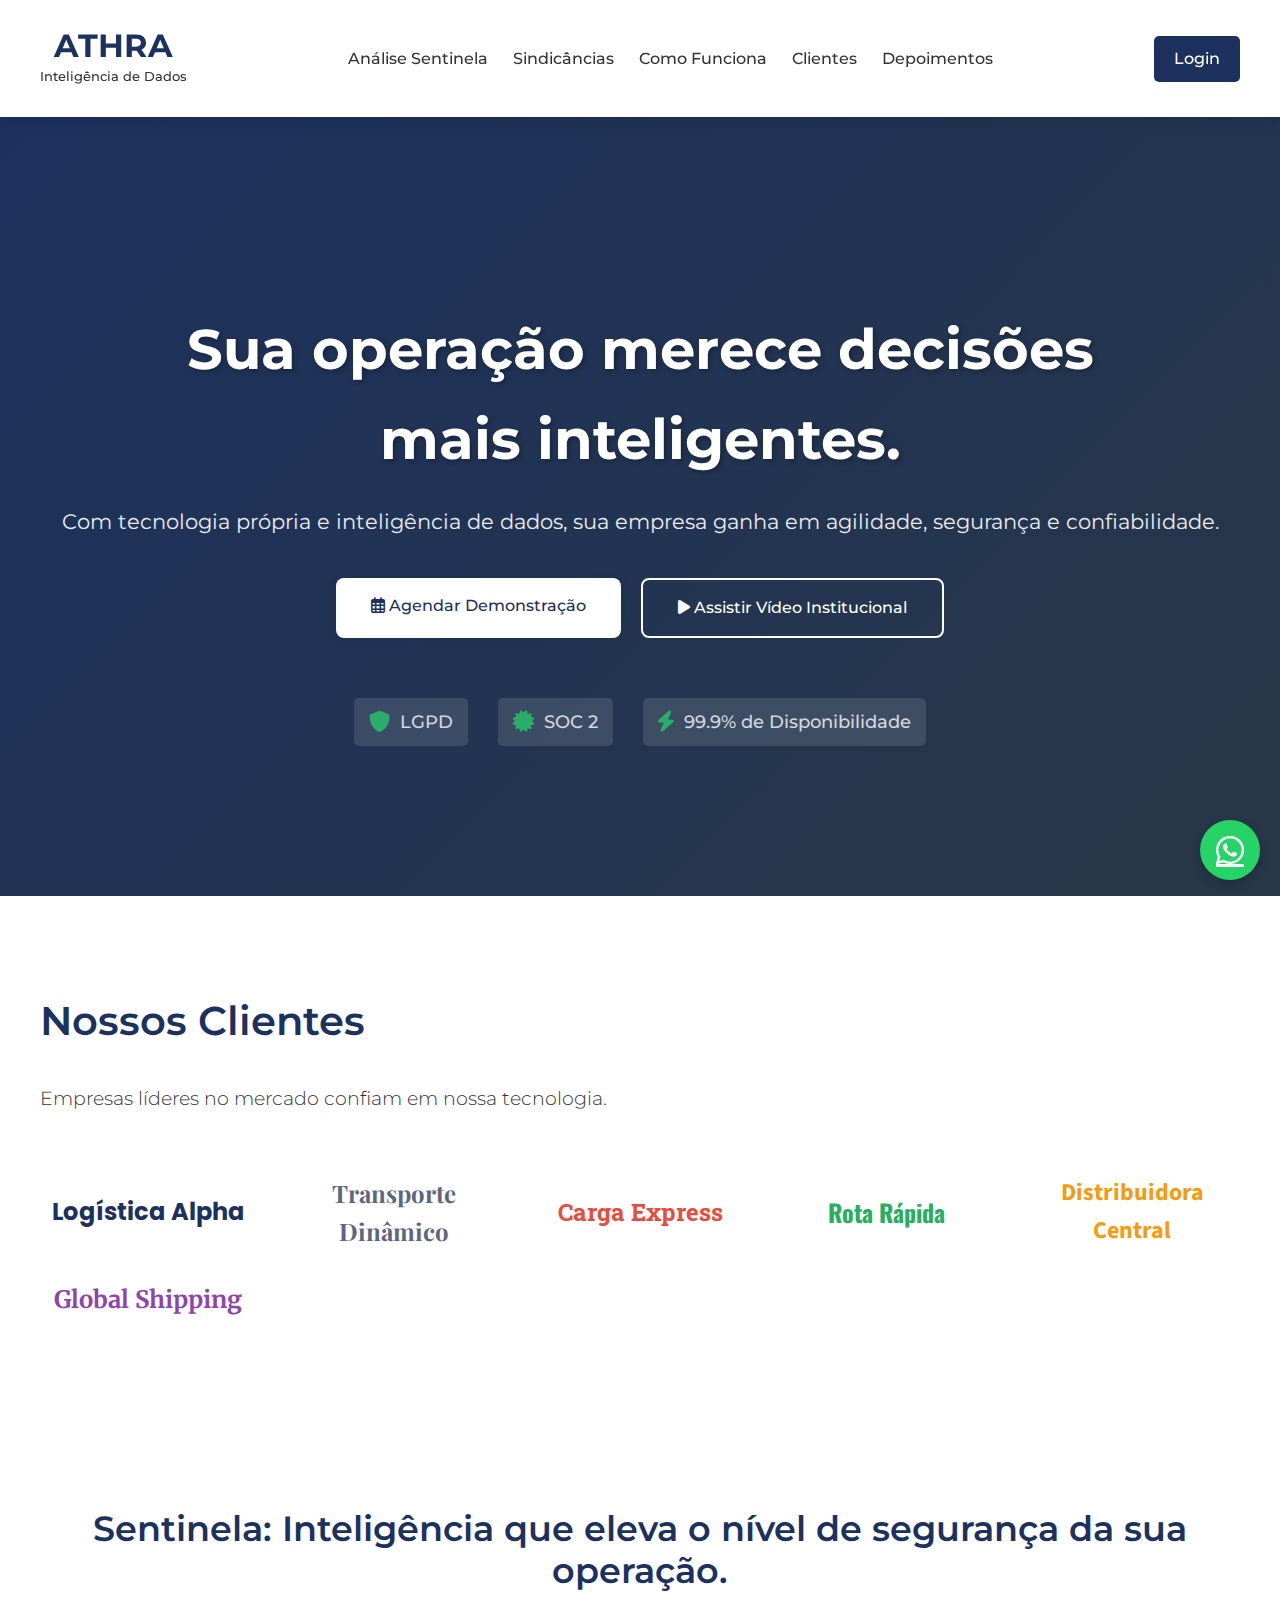
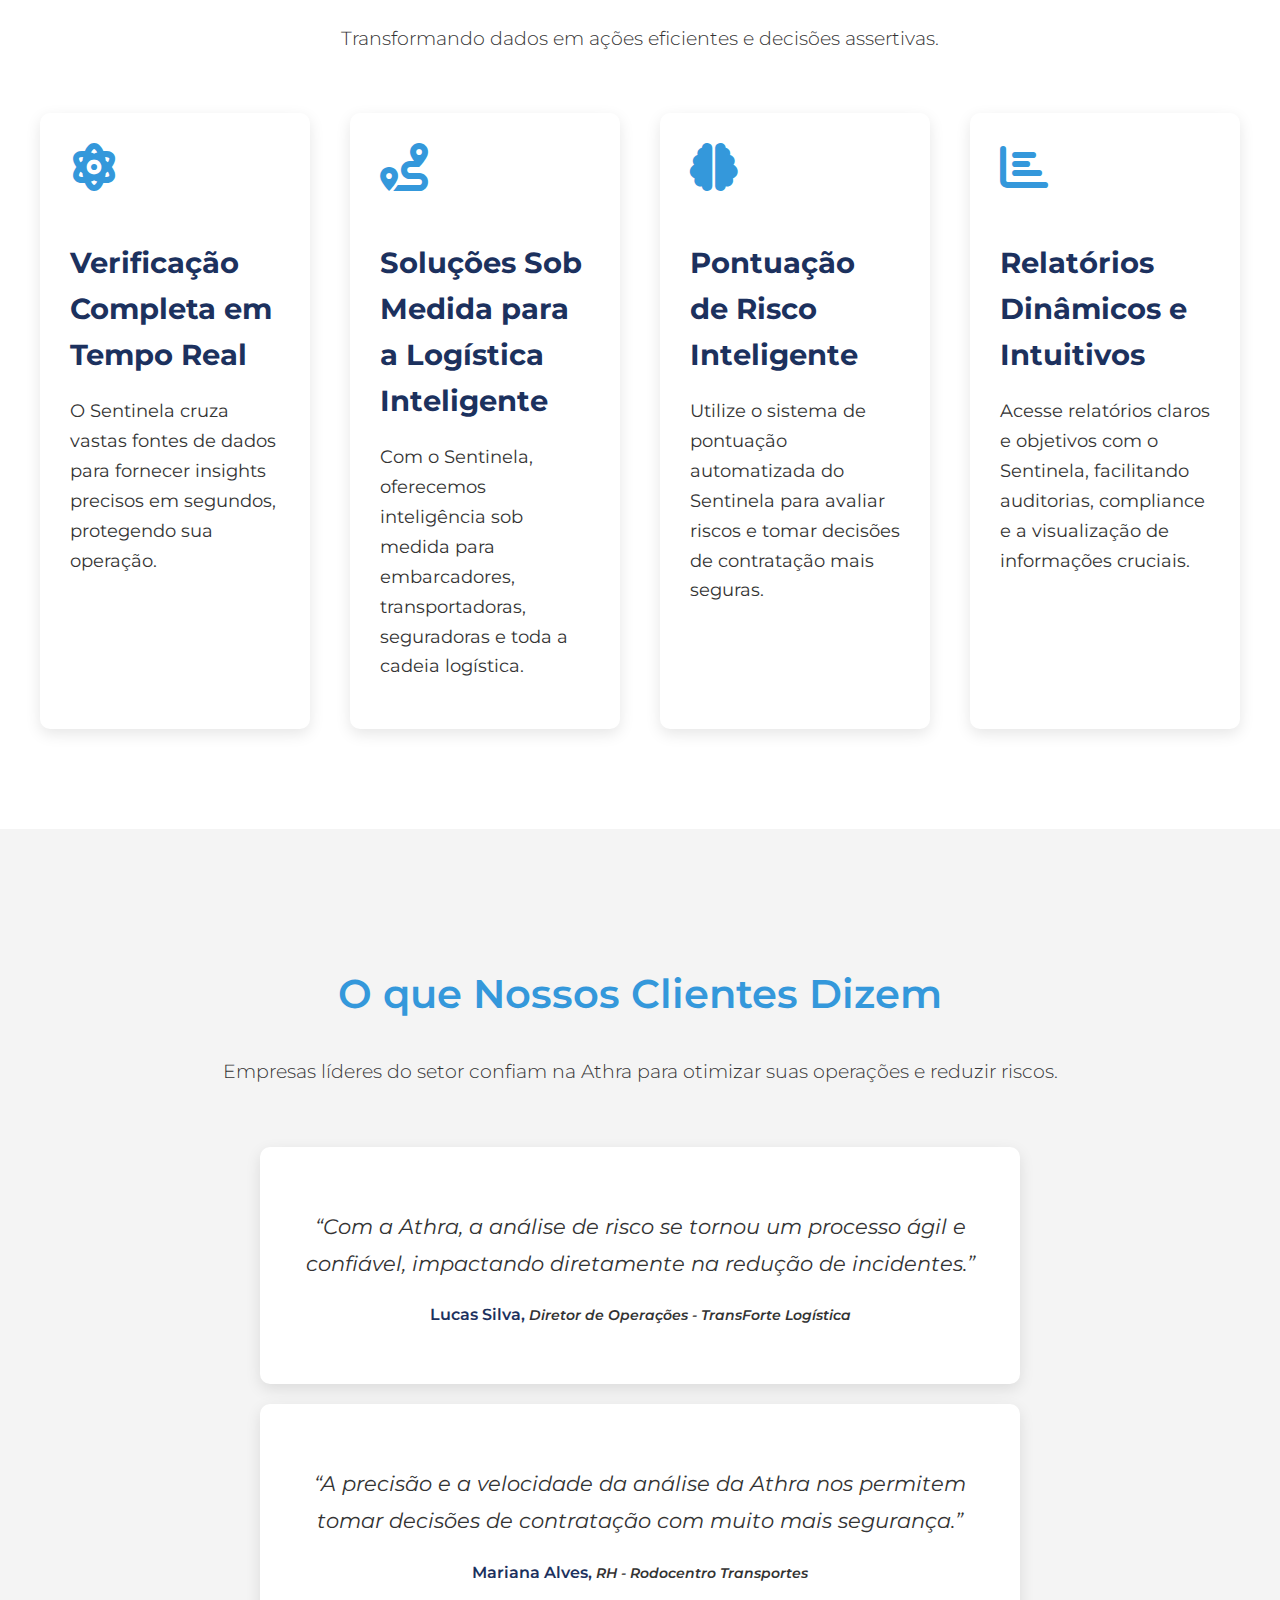
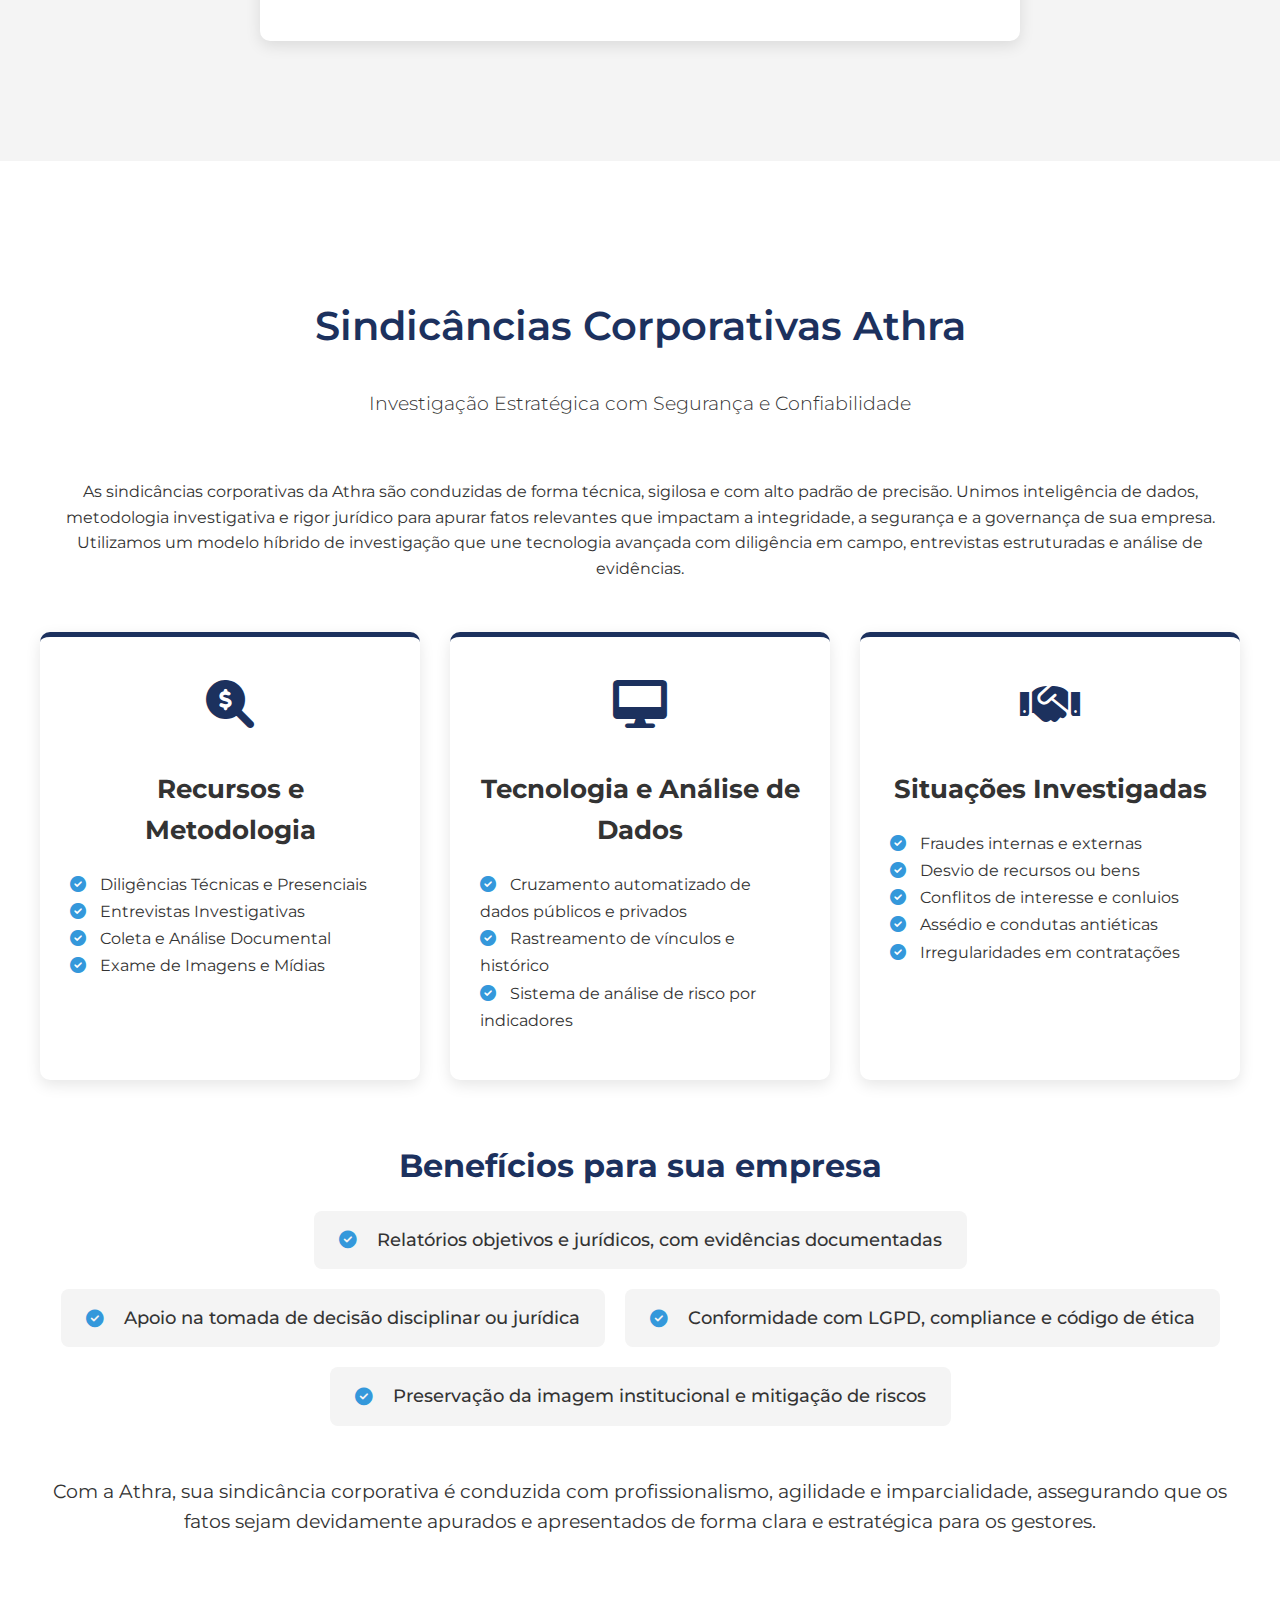
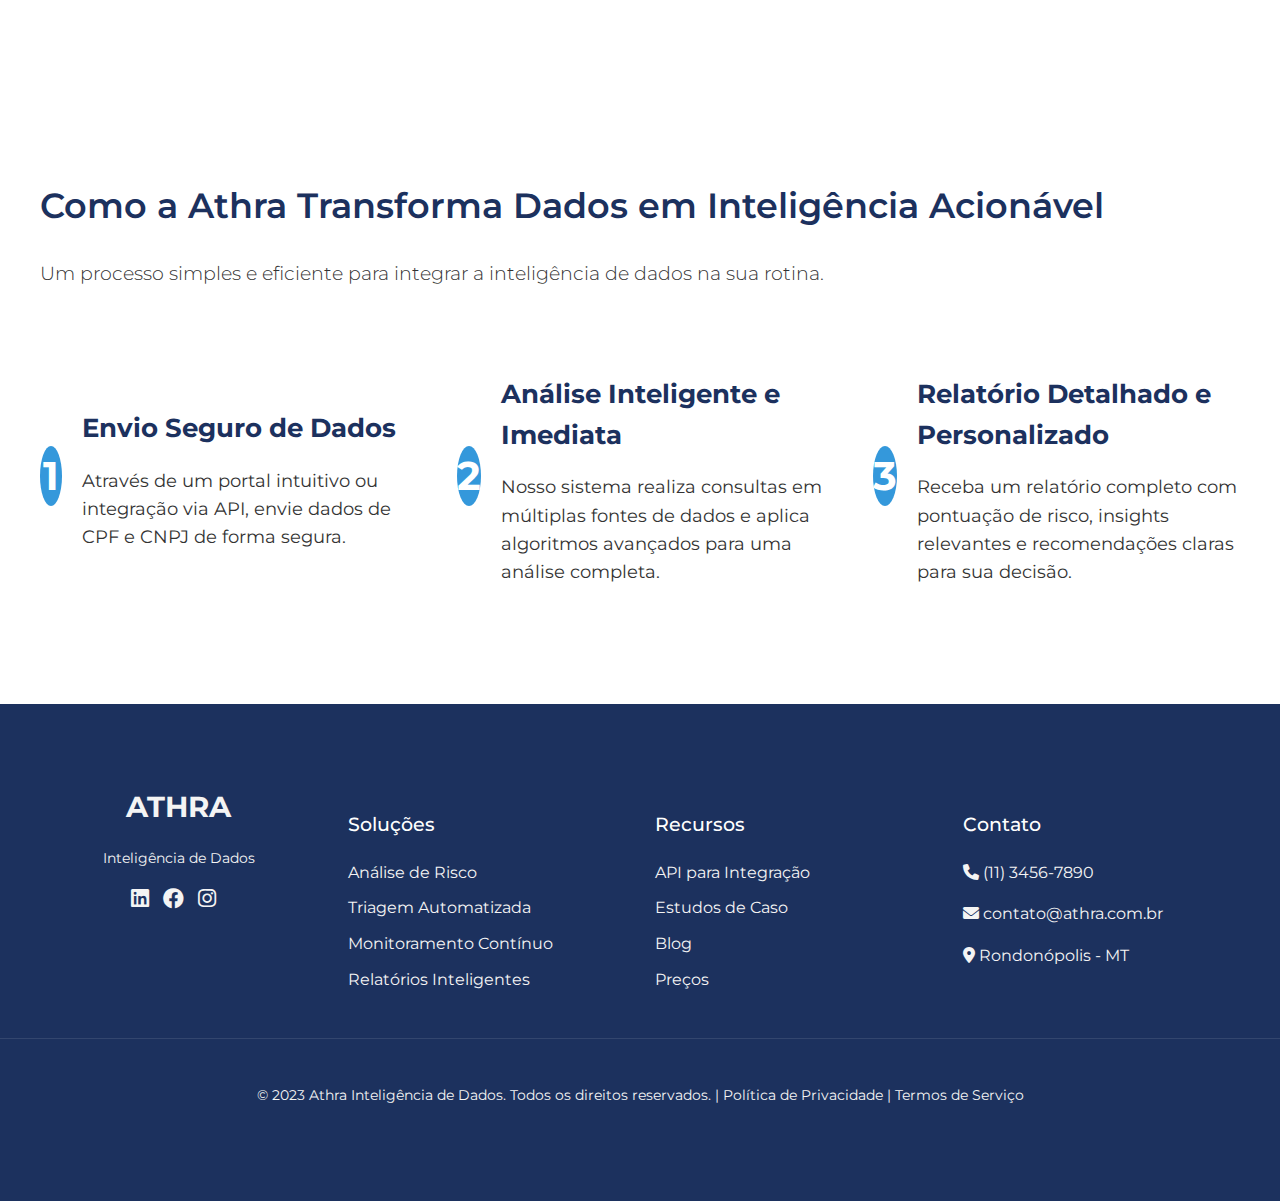
<file: athra.html>
<!DOCTYPE html>
<html lang="pt-br">
  <head>
    <meta charset="UTF-8" />
    <meta name="viewport" content="width=device-width, initial-scale=1.0" />
    <title>
      Athra - Inteligência de Dados | Análise de Risco para Transporte
    </title>
    <link
      href="https://fonts.googleapis.com/css2?family=Montserrat:wght@300;400;500;600;700&display=swap"
      rel="stylesheet"
    />
    <style>
      @import url("https://fonts.googleapis.com/css2?family=Poppins:wght@700&family=Playfair+Display:wght@700&family=Roboto+Slab:wght@700&family=Oswald:wght@700&family=Source+Sans+Pro:wght@700&family=Merriweather:wght@700&display=swap");

      :root {
        --primary-blue: #1c315e; /* Azul escuro, quase marinho */
        --secondary-blue: #3498db; /* Azul vibrante para destaques */
        --dark-gray: #333;
        --light-gray: #f4f4f4;
        --white: #fff;
        --box-shadow: 0 5px 15px rgba(0, 0, 0, 0.1);
        --transition: all 0.3s ease-in-out;
      }

      body {
        font-family: "Montserrat", sans-serif;
        margin: 0;
        padding: 0;
        background-color: var(--white);
        color: var(--dark-gray);
        line-height: 1.6;
        overflow-x: hidden;
      }

      .container {
        max-width: 1200px;
        margin: 0 auto;
        padding: 0 20px;
      }

      /* --- Header --- */
      .header {
        background-color: var(--white);
        padding: 30px 0;
        box-shadow: var(--box-shadow);
        position: sticky;
        top: 0;
        z-index: 100;
      }

      .navbar {
        display: flex;
        justify-content: space-between;
        align-items: center;
      }

      .logo {
        display: flex;
        flex-direction: column;
        text-align: left;
        text-decoration: none;
        color: var(--primary-blue);
        align-items: center; /* Centraliza horizontalmente o texto */
      }

      .logo h1 {
        font-size: 2em;
        font-weight: 700;
        margin: 0;
        line-height: 1; /* Garante que não haja excesso de espaço acima */
      }

      .logo span {
        font-size: 0.8em;
        font-weight: 500;
        color: var(--dark-gray);
        margin-top: 5px; /* Reduz o espaço entre os dois textos */
      }

      .nav-links {
        list-style: none;
        padding: 0;
        margin: 0;
        display: flex;
        gap: 25px;
      }

      .nav-links a {
        color: var(--dark-gray);
        text-decoration: none;
        font-weight: 500;
        transition: color 0.3s ease;
      }

      .nav-links a:hover {
        color: var(--primary-blue);
      }

      .login-btn {
        padding: 10px 20px;
        background-color: var(--primary-blue);
        color: var(--white);
        text-decoration: none;
        border-radius: 5px;
        font-weight: 500;
        transition: var(--transition);
      }

      .login-btn:hover {
        background-color: var(--secondary-blue);
      }

      /* --- Hero Section --- */
      .hero {
        background: linear-gradient(
          135deg,
          var(--primary-blue) 0%,
          #283747 100%
        );
        color: var(--white);
        padding: 150px 0;
        text-align: center;
        position: relative;
        overflow: hidden;
      }

      .hero-content {
        position: relative;
        z-index: 1;
      }

      .hero h1 {
        font-size: 3.5em;
        font-weight: 700;
        margin-bottom: 20px;
        text-shadow: 2px 2px 5px rgba(0, 0, 0, 0.3);
      }

      .hero p {
        font-size: 1.3em;
        font-weight: 400;
        margin-bottom: 40px;
        opacity: 0.9;
      }

      .cta-buttons {
        display: flex;
        justify-content: center;
        gap: 20px;
      }

      .btn {
        padding: 15px 35px;
        border-radius: 8px;
        text-decoration: none;
        font-weight: 500;
        transition: var(--transition);
        border: none;
        cursor: pointer;
      }

      .btn-primary {
        background-color: var(--white);
        color: var(--primary-blue);
        box-shadow: 0 7px 14px rgba(50, 50, 93, 0.1),
          0 3px 6px rgba(0, 0, 0, 0.08);
      }

      .btn-primary:hover {
        background-color: var(--light-gray);
        transform: translateY(-2px);
      }

      .btn-secondary {
        background-color: transparent;
        color: var(--white);
        border: 2px solid var(--white);
      }

      .btn-secondary:hover {
        background-color: rgba(255, 255, 255, 0.1);
        transform: translateY(-2px);
      }

      .compliance-badges {
        margin-top: 60px;
        display: flex;
        justify-content: center;
        gap: 30px;
        font-size: 1.1em;
        font-weight: 500;
        opacity: 0.8;
      }

      .badge {
        display: flex;
        align-items: center;
        gap: 10px;
        background-color: rgba(255, 255, 255, 0.15);
        padding: 10px 15px;
        border-radius: 5px;
      }

      .badge-icon {
        color: #2ecc71;
        font-size: 1.2em;
      }

      .hero-bg {
        position: absolute;
        top: 0;
        left: 0;
        width: 100%;
        height: 100%;
        background: url("https://images.unsplash.com/photo-1550439062-609e1531270e?crop=entropy&cs=tinysrgb&fit=max&fm=jpg&ixid=M3w1MDkyNXwwfDF8c2VhcmNofDEwfHx0ZWNobm9sb2d5fGVufDB8fHx8fDE3MDI0NjQyNDB8MA&ixlib=rb-4.0.3&q=80&w=2000")
          center no-repeat;
        background-size: cover;
        opacity: 0.2;
        animation: zoomInOut 10s infinite alternate;
      }

      @keyframes zoomInOut {
        0% {
          transform: scale(1);
        }
        100% {
          transform: scale(1.1);
        }
      }

      /* --- Seções Gerais --- */
      .section {
        padding: 100px 0;
        text-align: center;
      }

      .section-light {
        background-color: var(--white);
      }

      .section-dark {
        background-color: var(--light-gray);
      }

      .section-title {
        font-size: 2.5em;
        font-weight: 600;
        color: var(--primary-blue);
        margin-bottom: 30px;
      }

      .section-title-single-line {
        font-size: 2.2em;
        line-height: 1.2;
      }

      .section-subtitle {
        font-size: 1.2em;
        color: var(--dark-gray);
        margin-bottom: 60px;
        font-weight: 300;
      }

      /* --- Nossos Clientes (Nova Versão em Texto) --- */
      .clients {
        padding: 60px 0;
        background-color: var(--white);
      }

      .clients-grid {
        display: grid;
        grid-template-columns: repeat(auto-fit, minmax(180px, 1fr));
        gap: 30px;
        align-items: center;
        justify-items: center;
      }

      .client-name {
        font-size: 1.5em;
        font-weight: 700;
        text-align: center;
        transition: all 0.3s ease;
        cursor: pointer;
      }

      .client-name:hover {
        transform: scale(1.05);
        opacity: 0.8;
      }

      .client-name.alpha {
        font-family: "Poppins", sans-serif;
        color: var(--primary-blue);
      }
      .client-name.dinamico {
        font-family: "Playfair Display", serif;
        color: #5c677d; /* Um cinza azulado */
      }
      .client-name.carga {
        font-family: "Roboto Slab", serif;
        color: #e74c3c; /* Vermelho */
      }
      .client-name.rota {
        font-family: "Oswald", sans-serif;
        color: #27ae60; /* Verde esmeralda */
      }
      .client-name.central {
        font-family: "Source Sans Pro", sans-serif;
        color: #f39c12; /* Amarelo */
      }
      .client-name.global {
        font-family: "Merriweather", serif;
        color: #8e44ad; /* Roxo */
      }

      /* --- Análise Sentinela (antigos Benefícios) --- */
      .analysis-grid {
        display: grid;
        grid-template-columns: repeat(4, 1fr);
        gap: 40px;
        margin-top: 40px;
      }

      .analysis-card {
        background-color: var(--white);
        padding: 30px;
        border-radius: 10px;
        box-shadow: var(--box-shadow);
        text-align: left;
        transition: var(--transition);
      }

      .analysis-card:hover {
        transform: translateY(-5px);
        box-shadow: 0 10px 20px rgba(0, 0, 0, 0.15);
      }

      .analysis-icon {
        font-size: 3em;
        color: var(--secondary-blue);
        margin-bottom: 20px;
      }

      .analysis-card h3 {
        font-size: 1.8em;
        color: var(--primary-blue);
        margin-bottom: 10px;
      }

      .analysis-card p {
        font-size: 1.1em;
        line-height: 1.7;
      }

      /* --- Depoimentos --- */
      .testimonials {
        background-color: var(--light-gray);
        padding: 100px 0;
        text-align: center;
      }

      .testimonial-slider {
        max-width: 800px;
        margin: 0 auto;
      }

      .testimonial-card {
        background-color: var(--white);
        padding: 40px;
        border-radius: 10px;
        box-shadow: var(--box-shadow);
        margin: 20px;
      }

      .testimonial-text {
        font-size: 1.3em;
        font-style: italic;
        color: var(--dark-gray);
        line-height: 1.8;
        margin-bottom: 20px;
      }

      .testimonial-author {
        font-size: 1em;
        font-weight: 600;
        color: var(--primary-blue);
      }

      .testimonial-company {
        font-size: 0.9em;
        color: var(--dark-gray);
        font-style: italic;
      }

      /* --- Sindicâncias --- */
      .sindicancia-grid {
        display: grid;
        grid-template-columns: repeat(auto-fit, minmax(300px, 1fr));
        gap: 30px;
        margin-top: 50px;
        text-align: left;
      }

      .sindicancia-card {
        background-color: var(--white);
        padding: 30px;
        border-radius: 10px;
        box-shadow: var(--box-shadow);
        transition: var(--transition);
        border-top: 5px solid var(--primary-blue);
      }

      .sindicancia-card:hover {
        transform: translateY(-5px);
        box-shadow: 0 10px 20px rgba(0, 0, 0, 0.15);
      }

      .sindicancia-icon {
        font-size: 3em;
        color: var(--primary-blue);
        margin-bottom: 20px;
        text-align: center;
      }

      .sindicancia-card h3 {
        font-size: 1.6em;
        color: var(--dark-gray);
        margin-bottom: 20px;
        text-align: center;
      }

      .sindicancia-card p {
        font-size: 1em;
        line-height: 1.7;
      }

      .check-icon {
        color: var(--secondary-blue);
        margin-right: 10px;
      }

      .sindicancia-benefits {
        margin-top: 60px;
        text-align: left;
      }

      .sindicancia-benefits h3 {
        font-size: 2em;
        color: var(--primary-blue);
        margin-bottom: 20px;
        text-align: center;
      }

      .sindicancia-benefits ul {
        list-style: none;
        padding: 0;
        display: flex;
        flex-wrap: wrap;
        justify-content: center;
        gap: 20px;
      }

      .sindicancia-benefits li {
        background-color: var(--light-gray);
        padding: 15px 25px;
        border-radius: 8px;
        font-size: 1.1em;
        color: var(--dark-gray);
        font-weight: 500;
        display: flex;
        align-items: center;
        gap: 10px;
      }

      .sindicancia-text-final {
        margin-top: 50px;
        text-align: center;
        font-size: 1.2em;
        font-weight: 400;
        color: var(--dark-gray);
      }

      /* --- Como Funciona --- */
      .how-it-works {
        background-color: var(--white);
        padding: 100px 0;
      }

      .how-it-works-grid {
        display: grid;
        grid-template-columns: repeat(auto-fit, minmax(280px, 1fr));
        gap: 50px;
        margin-top: 50px;
        text-align: left;
      }

      .step-card {
        display: flex;
        align-items: center;
        gap: 20px;
      }

      .step-number {
        font-size: 2.5em;
        font-weight: 700;
        color: var(--white);
        background-color: var(--secondary-blue);
        border-radius: 50%;
        width: 60px;
        height: 60px;
        line-height: 60px;
        text-align: center;
      }

      .step-info h3 {
        font-size: 1.6em;
        color: var(--primary-blue);
        margin-bottom: 10px;
      }

      .step-info p {
        font-size: 1.1em;
        color: var(--dark-gray);
      }

      /* --- Footer --- */
      .footer {
        background-color: var(--primary-blue);
        color: var(--light-gray);
        padding: 80px 0;
        text-align: left;
      }

      .footer-grid {
        display: grid;
        grid-template-columns: repeat(auto-fit, minmax(200px, 1fr));
        gap: 30px;
      }

      .footer-logo {
        font-size: 1.8em;
        font-weight: 700;
        color: var(--white);
        margin-bottom: 20px;
        display: block;
        text-align: center;
      }

      .footer-text-center {
        text-align: center;
      }

      .footer-logo p {
        margin: 0;
        font-size: 0.9em;
        line-height: 1.2;
        margin-top: 5px;
      }

      .footer h4 {
        font-size: 1.2em;
        font-weight: 500;
        color: var(--white);
        margin-bottom: 20px;
      }

      .footer ul {
        list-style: none;
        padding: 0;
      }

      .footer ul li {
        margin-bottom: 10px;
      }

      .footer a {
        color: var(--light-gray);
        text-decoration: none;
        transition: color 0.3s ease;
      }

      .footer a:hover {
        color: var(--secondary-blue);
      }

      .footer-contact p {
        margin-bottom: 10px;
      }

      .social-icons a {
        display: inline-block;
        margin-right: 10px;
        font-size: 1.3em;
        color: var(--light-gray);
        transition: color 0.3s ease;
      }

      .social-icons a:hover {
        color: var(--secondary-blue);
      }

      .footer-bottom {
        text-align: center;
        padding-top: 30px;
        border-top: 1px solid rgba(255, 255, 255, 0.1);
        margin-top: 30px;
        font-size: 0.9em;
      }

      /* Botão do WhatsApp */
      .whatsapp-button {
        position: fixed;
        bottom: 20px;
        right: 20px;
        background-color: #25d366;
        color: white;
        width: 60px;
        height: 60px;
        border-radius: 50%;
        display: flex;
        align-items: center;
        justify-content: center;
        font-size: 2em;
        box-shadow: 0 4px 10px rgba(0, 0, 0, 0.2);
        z-index: 1000;
        transition: transform 0.3s ease;
      }

      .whatsapp-button:hover {
        transform: scale(1.1);
      }

      /* Media Queries para responsividade */
      @media (max-width: 992px) {
        .nav-links {
          display: none;
        }
        .navbar {
          justify-content: space-between;
        }
        .hero {
          padding: 100px 0;
        }

        .hero h1 {
          font-size: 2.8em;
        }

        .cta-buttons {
          flex-direction: column;
          align-items: center;
        }

        .compliance-badges {
          flex-direction: column;
          align-items: center;
        }

        .analysis-grid,
        .how-it-works-grid,
        .footer-grid,
        .sindicancia-grid {
          grid-template-columns: 1fr;
        }

        .step-card {
          flex-direction: column;
          text-align: center;
        }

        .step-info {
          text-align: center;
        }
      }

      @media (min-width: 769px) and (max-width: 1200px) {
        .analysis-grid {
          grid-template-columns: repeat(2, 1fr);
        }
      }

      @media (min-width: 1201px) {
        .analysis-grid {
          grid-template-columns: repeat(4, 1fr);
        }
      }
    </style>
    <link
      rel="stylesheet"
      href="https://cdnjs.cloudflare.com/ajax/libs/font-awesome/6.0.0/css/all.min.css"
      integrity="sha512-9usAa10IRO0HhonpyAIVpjrylPvoDwiPUiKdWk5t3PyolY1cOd4DSE0Ga+ri4AuTroPR5aQvXU9xC6qOPnzFeg=="
      crossorigin="anonymous"
      referrerpolicy="no-referrer"
    />
  </head>
  <body>
    <header class="header">
      <div class="container">
        <nav class="navbar">
          <a href="#" class="logo">
            <h1>ATHRA</h1>
            <span>Inteligência de Dados</span>
          </a>
          <ul class="nav-links">
            <li><a href="#analise">Análise Sentinela</a></li>
            <li><a href="#sindicancias">Sindicâncias</a></li>
            <li><a href="#como-funciona">Como Funciona</a></li>
            <li><a href="#clientes">Clientes</a></li>
            <li><a href="#depoimentos">Depoimentos</a></li>
          </ul>
          <a href="#" class="login-btn">Login</a>
        </nav>
      </div>
    </header>

    <section class="hero">
      <div class="hero-bg"></div>
      <div class="container hero-content">
        <h1>Sua operação merece decisões<br />mais inteligentes.</h1>
        <p>
          Com tecnologia própria e inteligência de dados, sua empresa ganha em
          agilidade, segurança e confiabilidade.
        </p>
        <div class="cta-buttons">
          <a href="#" class="btn btn-primary"
            ><i class="far fa-calendar-alt"></i> Agendar Demonstração</a
          >
          <a href="#" class="btn btn-secondary"
            ><i class="fas fa-play"></i> Assistir Vídeo Institucional</a
          >
        </div>
        <div class="compliance-badges">
          <span class="badge"
            ><i class="fas fa-shield-alt badge-icon"></i> LGPD</span
          >
          <span class="badge"
            ><i class="fas fa-certificate badge-icon"></i> SOC 2</span
          >
          <span class="badge"
            ><i class="fas fa-bolt badge-icon"></i> 99.9% de
            Disponibilidade</span
          >
        </div>
      </div>
    </section>

    <section class="clients" id="clientes">
      <div class="container">
        <h2 class="section-title">Nossos Clientes</h2>
        <p class="section-subtitle">
          Empresas líderes no mercado confiam em nossa tecnologia.
        </p>
        <div class="clients-grid">
          <div class="client-name alpha">Logística Alpha</div>
          <div class="client-name dinamico">Transporte Dinâmico</div>
          <div class="client-name carga">Carga Express</div>
          <div class="client-name rota">Rota Rápida</div>
          <div class="client-name central">Distribuidora Central</div>
          <div class="client-name global">Global Shipping</div>
        </div>
      </div>
    </section>

    <section class="section benefits" id="analise">
      <div class="container">
        <h2 class="section-title section-title-single-line">
          Sentinela: Inteligência que eleva o nível de segurança da sua
          operação.
        </h2>
        <p class="section-subtitle">
          Transformando dados em ações eficientes e decisões assertivas.
        </p>
        <div class="analysis-grid">
          <div class="analysis-card">
            <i class="fas fa-atom analysis-icon"></i>
            <h3>Verificação Completa em Tempo Real</h3>
            <p>
              O Sentinela cruza vastas fontes de dados para fornecer insights
              precisos em segundos, protegendo sua operação.
            </p>
          </div>
          <div class="analysis-card">
            <i class="fas fa-route analysis-icon"></i>
            <h3>Soluções Sob Medida para a Logística Inteligente</h3>
            <p>
              Com o Sentinela, oferecemos inteligência sob medida para
              embarcadores, transportadoras, seguradoras e toda a cadeia
              logística.
            </p>
          </div>
          <div class="analysis-card">
            <i class="fas fa-brain analysis-icon"></i>
            <h3>Pontuação de Risco Inteligente</h3>
            <p>
              Utilize o sistema de pontuação automatizada do Sentinela para
              avaliar riscos e tomar decisões de contratação mais seguras.
            </p>
          </div>
          <div class="analysis-card">
            <i class="fas fa-chart-bar analysis-icon"></i>
            <h3>Relatórios Dinâmicos e Intuitivos</h3>
            <p>
              Acesse relatórios claros e objetivos com o Sentinela, facilitando
              auditorias, compliance e a visualização de informações cruciais.
            </p>
          </div>
        </div>
      </div>
    </section>

    <section class="testimonials" id="depoimentos">
      <div class="container">
        <h2 class="section-title" style="color: var(--secondary-blue)">
          O que Nossos Clientes Dizem
        </h2>
        <p class="section-subtitle" style="color: var(--dark-gray)">
          Empresas líderes do setor confiam na Athra para otimizar suas
          operações e reduzir riscos.
        </p>
        <div class="testimonial-slider">
          <div class="testimonial-card">
            <p class="testimonial-text">
              “Com a Athra, a análise de risco se tornou um processo ágil e
              confiável, impactando diretamente na redução de incidentes.”
            </p>
            <p class="testimonial-author">
              Lucas Silva,
              <span class="testimonial-company"
                >Diretor de Operações - TransForte Logística</span
              >
            </p>
          </div>
          <div class="testimonial-card">
            <p class="testimonial-text">
              “A precisão e a velocidade da análise da Athra nos permitem tomar
              decisões de contratação com muito mais segurança.”
            </p>
            <p class="testimonial-author">
              Mariana Alves,
              <span class="testimonial-company"
                >RH - Rodocentro Transportes</span
              >
            </p>
          </div>
        </div>
      </div>
    </section>

    <section class="section section-light" id="sindicancias">
      <div class="container">
        <h2 class="section-title">Sindicâncias Corporativas Athra</h2>
        <p class="section-subtitle">
          Investigação Estratégica com Segurança e Confiabilidade
        </p>
        <p>
          As sindicâncias corporativas da Athra são conduzidas de forma técnica,
          sigilosa e com alto padrão de precisão. Unimos inteligência de dados,
          metodologia investigativa e rigor jurídico para apurar fatos
          relevantes que impactam a integridade, a segurança e a governança de
          sua empresa. Utilizamos um modelo híbrido de investigação que une
          tecnologia avançada com diligência em campo, entrevistas estruturadas
          e análise de evidências.
        </p>

        <div class="sindicancia-grid">
          <div class="sindicancia-card">
            <div class="sindicancia-icon">
              <i class="fas fa-search-dollar"></i>
            </div>
            <h3>Recursos e Metodologia</h3>
            <p>
              <i class="fas fa-check-circle check-icon"></i> Diligências
              Técnicas e Presenciais<br />
              <i class="fas fa-check-circle check-icon"></i> Entrevistas
              Investigativas<br />
              <i class="fas fa-check-circle check-icon"></i> Coleta e Análise
              Documental<br />
              <i class="fas fa-check-circle check-icon"></i> Exame de Imagens e
              Mídias<br />
            </p>
          </div>
          <div class="sindicancia-card">
            <div class="sindicancia-icon"><i class="fas fa-desktop"></i></div>
            <h3>Tecnologia e Análise de Dados</h3>
            <p>
              <i class="fas fa-check-circle check-icon"></i> Cruzamento
              automatizado de dados públicos e privados<br />
              <i class="fas fa-check-circle check-icon"></i> Rastreamento de
              vínculos e histórico<br />
              <i class="fas fa-check-circle check-icon"></i> Sistema de análise
              de risco por indicadores<br />
            </p>
          </div>
          <div class="sindicancia-card">
            <div class="sindicancia-icon"><i class="fas fa-handshake"></i></div>
            <h3>Situações Investigadas</h3>
            <p>
              <i class="fas fa-check-circle check-icon"></i> Fraudes internas e
              externas<br />
              <i class="fas fa-check-circle check-icon"></i> Desvio de recursos
              ou bens<br />
              <i class="fas fa-check-circle check-icon"></i> Conflitos de
              interesse e conluios<br />
              <i class="fas fa-check-circle check-icon"></i> Assédio e condutas
              antiéticas<br />
              <i class="fas fa-check-circle check-icon"></i> Irregularidades em
              contratações<br />
            </p>
          </div>
        </div>

        <div class="sindicancia-benefits">
          <h3>Benefícios para sua empresa</h3>
          <ul>
            <li>
              <i class="fas fa-check-circle check-icon"></i> Relatórios
              objetivos e jurídicos, com evidências documentadas
            </li>
            <li>
              <i class="fas fa-check-circle check-icon"></i> Apoio na tomada de
              decisão disciplinar ou jurídica
            </li>
            <li>
              <i class="fas fa-check-circle check-icon"></i> Conformidade com
              LGPD, compliance e código de ética
            </li>
            <li>
              <i class="fas fa-check-circle check-icon"></i> Preservação da
              imagem institucional e mitigação de riscos
            </li>
          </ul>
        </div>

        <div class="sindicancia-text-final">
          <p>
            Com a Athra, sua sindicância corporativa é conduzida com
            profissionalismo, agilidade e imparcialidade, assegurando que os
            fatos sejam devidamente apurados e apresentados de forma clara e
            estratégica para os gestores.
          </p>
        </div>
      </div>
    </section>

    <section class="how-it-works" id="como-funciona">
      <div class="container">
        <h2 class="section-title section-title-single-line">
          Como a Athra Transforma Dados em Inteligência Acionável
        </h2>
        <p class="section-subtitle">
          Um processo simples e eficiente para integrar a inteligência de dados
          na sua rotina.
        </p>
        <div class="how-it-works-grid">
          <div class="step-card">
            <div class="step-number">1</div>
            <div class="step-info">
              <h3>Envio Seguro de Dados</h3>
              <p>
                Através de um portal intuitivo ou integração via API, envie
                dados de CPF e CNPJ de forma segura.
              </p>
            </div>
          </div>
          <div class="step-card">
            <div class="step-number">2</div>
            <div class="step-info">
              <h3>Análise Inteligente e Imediata</h3>
              <p>
                Nosso sistema realiza consultas em múltiplas fontes de dados e
                aplica algoritmos avançados para uma análise completa.
              </p>
            </div>
          </div>
          <div class="step-card">
            <div class="step-number">3</div>
            <div class="step-info">
              <h3>Relatório Detalhado e Personalizado</h3>
              <p>
                Receba um relatório completo com pontuação de risco, insights
                relevantes e recomendações claras para sua decisão.
              </p>
            </div>
          </div>
        </div>
      </div>
    </section>

    <footer class="footer">
      <div class="container footer-grid">
        <div>
          <a href="#" class="footer-logo">ATHRA</a>
          <p
            style="
              margin: 0;
              font-size: 0.9em;
              line-height: 1.2;
              text-align: center;
            "
          >
            Inteligência de Dados
          </p>
          <div
            class="social-icons"
            style="text-align: center; margin-top: 15px"
          >
            <a href="#"><i class="fab fa-linkedin"></i></a>
            <a href="#"><i class="fab fa-facebook"></i></a>
            <a href="#"><i class="fab fa-instagram"></i></a>
          </div>
        </div>
        <div>
          <h4>Soluções</h4>
          <ul>
            <li><a href="#">Análise de Risco</a></li>
            <li><a href="#">Triagem Automatizada</a></li>
            <li><a href="#">Monitoramento Contínuo</a></li>
            <li><a href="#">Relatórios Inteligentes</a></li>
          </ul>
        </div>
        <div>
          <h4>Recursos</h4>
          <ul>
            <li><a href="#">API para Integração</a></li>
            <li><a href="#">Estudos de Caso</a></li>
            <li><a href="#">Blog</a></li>
            <li><a href="#">Preços</a></li>
          </ul>
        </div>
        <div class="footer-contact">
          <h4>Contato</h4>
          <p><i class="fas fa-phone"></i> (11) 3456-7890</p>
          <p><i class="fas fa-envelope"></i> contato@athra.com.br</p>
          <p><i class="fas fa-map-marker-alt"></i> Rondonópolis - MT</p>
        </div>
      </div>
      <div class="footer-bottom">
        <p>
          &copy; 2023 Athra Inteligência de Dados. Todos os direitos reservados.
          | <a href="#">Política de Privacidade</a> |
          <a href="#">Termos de Serviço</a>
        </p>
      </div>
    </footer>

    <a
      href="https://api.whatsapp.com/send?phone=551134567890"
      class="whatsapp-button"
      target="_blank"
    >
      <i class="fab fa-whatsapp"></i>
    </a>
  </body>
</html>
</file>
<file: index.css>
@import url("https://fonts.googleapis.com/css2?family=Poppins:wght@700&family=Playfair+Display:wght@700&family=Roboto+Slab:wght@700&family=Oswald:wght@700&family=Source+Sans+Pro:wght@700&family=Merriweather:wght@700&display=swap");

      :root {
        --primary-blue: #1C315E; /* Azul escuro, quase marinho */
        --secondary-blue: #3498db; /* Azul vibrante para destaques */
        --dark-gray: #333;
        --light-gray: #f4f4f4;
        --white: #fff;
        --box-shadow: 0 5px 15px rgba(0, 0, 0, 0.1);
        --transition: all 0.3s ease-in-out;
      }

      body {
        font-family: "Montserrat", sans-serif;
        margin: 0;
        padding: 0;
        background-color: var(--white);
        color: var(--dark-gray);
        line-height: 1.6;
        overflow-x: hidden;
      }

      .container {
        max-width: 1200px;
        margin: 0 auto;
        padding: 0 20px;
      }

      /* --- Header --- */
      .header {
        background-color: var(--white);
        padding: 10px 0;
        box-shadow: var(--box-shadow);
        position: sticky;
        top: 0;
        z-index: 100;
      }

      .navbar {
        display: flex;
        justify-content: space-between;
        align-items: center;
      }

      .logo {
        display: flex;
        flex-direction: column;
        text-align: left;
        text-decoration: none;
        color: var(--primary-blue);
        align-items: center; /* Centraliza horizontalmente o texto */
      }

      .logo h1 {
        font-size: 2em;
        font-weight: 700;
        margin: 0;
        line-height: 1; /* Garante que não haja excesso de espaço acima */
      }

      .logo span {
        font-size: 0.8em;
        font-weight: 500;
        color: var(--dark-gray);
        margin-top: 5px; /* Reduz o espaço entre os dois textos */
      }

      .nav-links {
        list-style: none;
        padding: 0;
        margin: 0;
        display: flex;
        gap: 25px;
      }

      .nav-links a {
        color: var(--dark-gray);
        text-decoration: none;
        font-weight: 500;
        transition: color 0.3s ease;
      }

      .nav-links a:hover {
        color: var(--primary-blue);
      }

      .login-btn {
        padding: 10px 20px;
        background-color: var(--primary-blue);
        color: var(--white);
        text-decoration: none;
        border-radius: 5px;
        font-weight: 500;
        transition: var(--transition);
      }

      .login-btn:hover {
        background-color: var(--secondary-blue);
      }

      /* --- Hero Section --- */
      .hero {
        background: linear-gradient(
          135deg,
          var(--primary-blue) 0%,
          #283747 100%
        );
        color: var(--white);
        padding: 150px 0;
        text-align: center;
        position: relative;
        overflow: hidden;
      }

      .hero-content {
        position: relative;
        z-index: 1;
      }

      .hero h1 {
        font-size: 3.5em;
        font-weight: 700;
        margin-bottom: 20px;
        text-shadow: 2px 2px 5px rgba(0, 0, 0, 0.3);
      }

      .hero p {
        font-size: 1.3em;
        font-weight: 400;
        margin-bottom: 40px;
        opacity: 0.9;
      }

      .cta-buttons {
        display: flex;
        justify-content: center;
        gap: 20px;
      }

      .btn {
        padding: 15px 35px;
        border-radius: 8px;
        text-decoration: none;
        font-weight: 500;
        transition: var(--transition);
        border: none;
        cursor: pointer;
      }

      .btn-primary {
        background-color: var(--white);
        color: var(--primary-blue);
        box-shadow: 0 7px 14px rgba(50, 50, 93, 0.1),
          0 3px 6px rgba(0, 0, 0, 0.08);
      }

      .btn-primary:hover {
        background-color: var(--light-gray);
        transform: translateY(-2px);
      }

      .btn-secondary {
        background-color: transparent;
        color: var(--white);
        border: 2px solid var(--white);
      }

      .btn-secondary:hover {
        background-color: rgba(255, 255, 255, 0.1);
        transform: translateY(-2px);
      }

      .compliance-badges {
        margin-top: 60px;
        display: flex;
        justify-content: center;
        gap: 30px;
        font-size: 1.1em;
        font-weight: 500;
        opacity: 0.8;
      }

      .badge {
        display: flex;
        align-items: center;
        gap: 10px;
        background-color: rgba(255, 255, 255, 0.15);
        padding: 10px 15px;
        border-radius: 5px;
      }

      .badge-icon {
        color: #2ecc71;
        font-size: 1.2em;
      }

      .hero-bg {
        position: absolute;
        top: 0;
        left: 0;
        width: 100%;
        height: 100%;
        background: url("https://images.unsplash.com/photo-1550439062-609e1531270e?crop=entropy&cs=tinysrgb&fit=max&fm=jpg&ixid=M3w1MDkyNXwwfDF8c2VhcmNofDEwfHx0ZWNobm9sb2d5fGVufDB8fHx8fDE3MDI0NjQyNDB8MA&ixlib=rb-4.0.3&q=80&w=2000")
          center no-repeat;
        background-size: cover;
        opacity: 0.2;
        animation: zoomInOut 10s infinite alternate;
      }

      @keyframes zoomInOut {
        0% {
          transform: scale(1);
        }
        100% {
          transform: scale(1.1);
        }
      }

      /* --- Seções Gerais --- */
      .section {
        padding: 100px 0;
        text-align: center;
      }

      .section-light {
        background-color: var(--white);
      }

      .section-dark {
        background-color: var(--light-gray);
      }

      .section-title {
        font-size: 2.5em;
        font-weight: 600;
        color: var(--primary-blue);
        margin-bottom: 30px;
      }

      .section-title-single-line {
        font-size: 2.2em;
        line-height: 1.2;
      }

      .section-subtitle {
        font-size: 1.2em;
        color: var(--dark-gray);
        margin-bottom: 60px;
        font-weight: 300;
      }

      /* --- Nossos Clientes (Nova Versão em Texto) --- */
      .clients {
        padding: 60px 0;
        background-color: var(--white);
      }

      .clients-grid {
        display: grid;
        grid-template-columns: repeat(auto-fit, minmax(180px, 1fr));
        gap: 30px;
        align-items: center;
        justify-items: center;
      }

      .client-name {
        font-size: 1.5em;
        font-weight: 700;
        text-align: center;
        transition: all 0.3s ease;
        cursor: pointer;
      }

      .client-name:hover {
        transform: scale(1.05);
        opacity: 0.8;
      }

      .client-name.alpha {
        font-family: "Poppins", sans-serif;
        color: var(--primary-blue);
      }
      .client-name.dinamico {
        font-family: "Playfair Display", serif;
        color: #5c677d; /* Um cinza azulado */
      }
      .client-name.carga {
        font-family: "Roboto Slab", serif;
        color: #e74c3c; /* Vermelho */
      }
      .client-name.rota {
        font-family: "Oswald", sans-serif;
        color: #27ae60; /* Verde esmeralda */
      }
      .client-name.central {
        font-family: "Source Sans Pro", sans-serif;
        color: #f39c12; /* Amarelo */
      }
      .client-name.global {
        font-family: "Merriweather", serif;
        color: #8e44ad; /* Roxo */
      }

      /* --- Análise Sentinela (antigos Benefícios) --- */
      .analysis-grid {
        display: grid;
        grid-template-columns: repeat(4, 1fr);
        gap: 40px;
        margin-top: 40px;
      }

      .analysis-card {
        background-color: var(--white);
        padding: 30px;
        border-radius: 10px;
        box-shadow: var(--box-shadow);
        text-align: left;
        transition: var(--transition);
      }

      .analysis-card:hover {
        transform: translateY(-5px);
        box-shadow: 0 10px 20px rgba(0, 0, 0, 0.15);
      }

      .analysis-icon {
        font-size: 3em;
        color: var(--secondary-blue);
        margin-bottom: 20px;
      }

      .analysis-card h3 {
        font-size: 1.8em;
        color: var(--primary-blue);
        margin-bottom: 10px;
      }

      .analysis-card p {
        font-size: 1.1em;
        line-height: 1.7;
      }

      /* --- Depoimentos --- */
      .testimonials {
        background-color: var(--light-gray);
        padding: 100px 0;
        text-align: center;
      }

      .testimonial-slider {
        max-width: 800px;
        margin: 0 auto;
      }

      .testimonial-card {
        background-color: var(--white);
        padding: 40px;
        border-radius: 10px;
        box-shadow: var(--box-shadow);
        margin: 20px;
      }

      .testimonial-text {
        font-size: 1.3em;
        font-style: italic;
        color: var(--dark-gray);
        line-height: 1.8;
        margin-bottom: 20px;
      }

      .testimonial-author {
        font-size: 1em;
        font-weight: 600;
        color: var(--primary-blue);
      }

      .testimonial-company {
        font-size: 0.9em;
        color: var(--dark-gray);
        font-style: italic;
      }

      /* --- Sindicâncias --- */
      .sindicancia-grid {
        display: grid;
        grid-template-columns: repeat(auto-fit, minmax(300px, 1fr));
        gap: 30px;
        margin-top: 50px;
        text-align: left;
      }

      .sindicancia-card {
        background-color: var(--white);
        padding: 30px;
        border-radius: 10px;
        box-shadow: var(--box-shadow);
        transition: var(--transition);
        border-top: 5px solid var(--primary-blue);
      }

      .sindicancia-card:hover {
        transform: translateY(-5px);
        box-shadow: 0 10px 20px rgba(0, 0, 0, 0.15);
      }

      .sindicancia-icon {
        font-size: 3em;
        color: var(--primary-blue);
        margin-bottom: 20px;
        text-align: center;
      }

      .sindicancia-card h3 {
        font-size: 1.6em;
        color: var(--dark-gray);
        margin-bottom: 20px;
        text-align: center;
      }

      .sindicancia-card p {
        font-size: 1em;
        line-height: 1.7;
      }

      .check-icon {
        color: var(--secondary-blue);
        margin-right: 10px;
      }

      .sindicancia-benefits {
        margin-top: 60px;
        text-align: left;
      }

      .sindicancia-benefits h3 {
        font-size: 2em;
        color: var(--primary-blue);
        margin-bottom: 20px;
        text-align: center;
      }

      .sindicancia-benefits ul {
        list-style: none;
        padding: 0;
        display: flex;
        flex-wrap: wrap;
        justify-content: center;
        gap: 20px;
      }

      .sindicancia-benefits li {
        background-color: var(--light-gray);
        padding: 15px 25px;
        border-radius: 8px;
        font-size: 1.1em;
        color: var(--dark-gray);
        font-weight: 500;
        display: flex;
        align-items: center;
        gap: 10px;
      }

      .sindicancia-text-final {
        margin-top: 50px;
        text-align: center;
        font-size: 1.2em;
        font-weight: 400;
        color: var(--dark-gray);
      }

      /* --- Como Funciona --- */
      .how-it-works {
        background-color: var(--light-gray);
        padding: 100px 0;
      }

      .how-it-works-grid {
        display: grid;
        grid-template-columns: repeat(auto-fit, minmax(280px, 1fr));
        gap: 50px;
        margin-top: 50px;
        text-align: left;
      }

      .step-card {
        display: flex;
        align-items: center;
        gap: 20px;
      }

      .step-number {
        font-size: 2.5em;
        font-weight: 700;
        color: var(--white);
        background-color: var(--secondary-blue);
        border-radius: 50%;
        width: 140px;
        height: 60px;
        line-height: 60px;
        text-align: center;
      }

      .step-info h3 {
        font-size: 1.6em;
        color: var(--primary-blue);
        margin-bottom: 10px;
      }

      .step-info p {
        font-size: 1.1em;
        color: var(--dark-gray);
      }

      /* --- Footer --- */
      .footer {
        background-color: var(--primary-blue);
        color: var(--light-gray);
        padding: 30px 0;
        text-align: left;
      }

      .footer-grid {
        display: grid;
        grid-template-columns: repeat(auto-fit, minmax(200px, 1fr));
        gap: 200px;
      }

      .footer-logo {
        font-weight: 700;
        color: var(--white);
        margin-bottom: 20px;
        display: block;
        text-align: center;
      }

      .footer-text-center {
        text-align: center;
      }

      .footer-logo p {
        margin: 0;
        font-size: 0.9em;
        line-height: 1.2;
        margin-top: 5px;
      }

      .footer h4 {
        font-size: 1.2em;
        font-weight: 500;
        color: var(--white);
        margin-bottom: 20px;
      }

      .footer ul {
        list-style: none;
        padding: 0;
      }

      .footer ul li {
        margin-bottom: 10px;
      }

      .footer a {
        color: var(--light-gray);
        text-decoration: none;
        transition: color 0.3s ease;
      }

      .footer a:hover {
        color: var(--secondary-blue);
      }

      .footer-contact p {
        margin-bottom: 10px;
      }

      .social-icons a {
        display: inline-block;
        margin-right: 10px;
        font-size: 1.3em;
        color: var(--light-gray);
        transition: color 0.3s ease;
      }

      .social-icons a:hover {
        color: var(--secondary-blue);
      }

      .footer-bottom {
        text-align: center;
        padding-top: 30px;
        border-top: 1px solid rgba(255, 255, 255, 0.1);
        margin-top: 30px;
        font-size: 0.9em;
      }

      /* Botão do WhatsApp */
      .whatsapp-button {
        position: fixed;
        bottom: 20px;
        right: 20px;
        background-color: #25d366;
        color: white;
        width: 60px;
        height: 60px;
        border-radius: 50%;
        display: flex;
        align-items: center;
        justify-content: center;
        font-size: 2em;
        box-shadow: 0 4px 10px rgba(0, 0, 0, 0.2);
        z-index: 1000;
        transition: transform 0.3s ease;
        text-decoration: none;
      }

      .whatsapp-button:hover {
        transform: scale(1.1);
      }

      /* Media Queries para responsividade */
      @media (max-width: 992px) {
        .nav-links {
          display: none;
        }
        .navbar {
          justify-content: space-between;
        }
        .hero {
          padding: 100px 0;
        }

        .hero h1 {
          font-size: 2.8em;
        }

        .cta-buttons {
          flex-direction: column;
          align-items: center;
        }

        .compliance-badges {
          flex-direction: column;
          align-items: center;
        }

        .analysis-grid,
        .how-it-works-grid,
        .footer-grid,
        .sindicancia-grid {
          grid-template-columns: 1fr;
        }

        .step-card {
          flex-direction: column;
          text-align: center;
        }

        .step-info {
          text-align: center;
        }
      }

      @media (min-width: 769px) and (max-width: 1200px) {
        .analysis-grid {
          grid-template-columns: repeat(2, 1fr);
        }
      }

      @media (min-width: 1201px) {
        .analysis-grid {
          grid-template-columns: repeat(4, 1fr);
        }
      }
</file>
